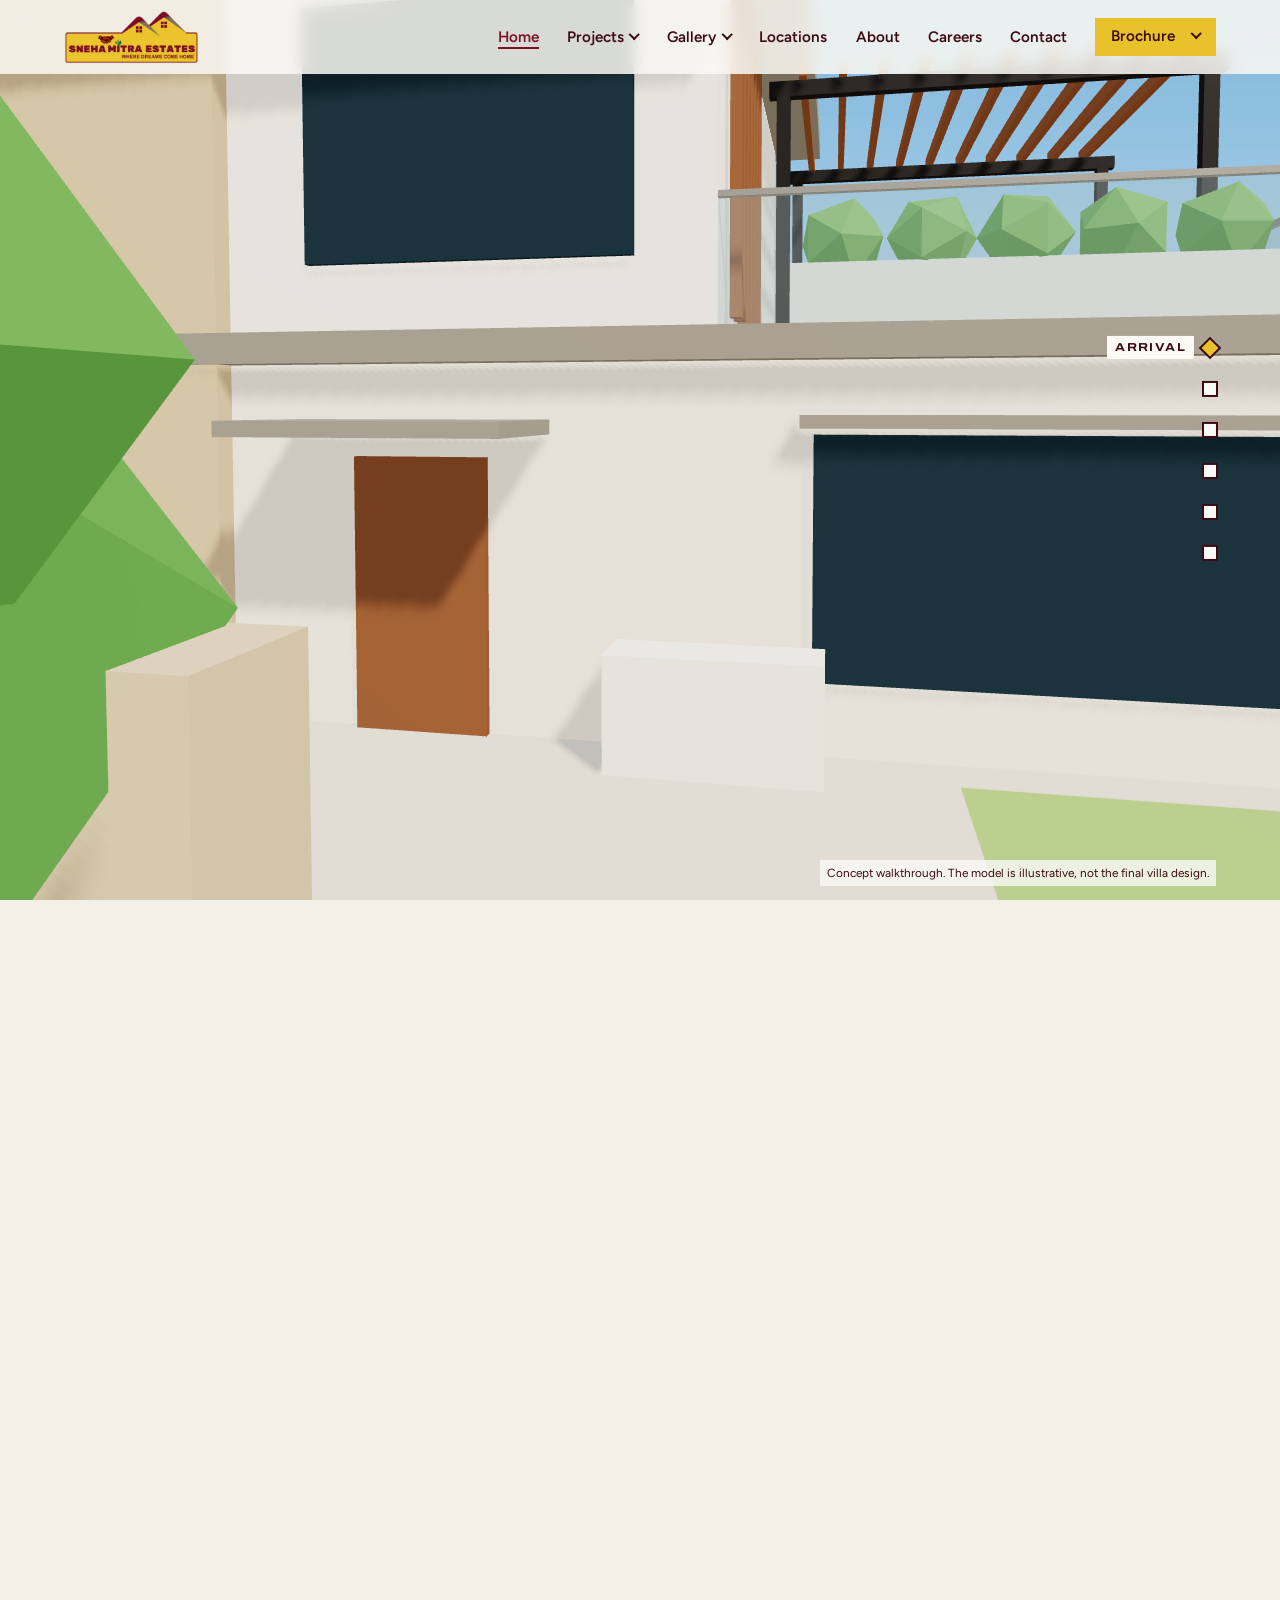
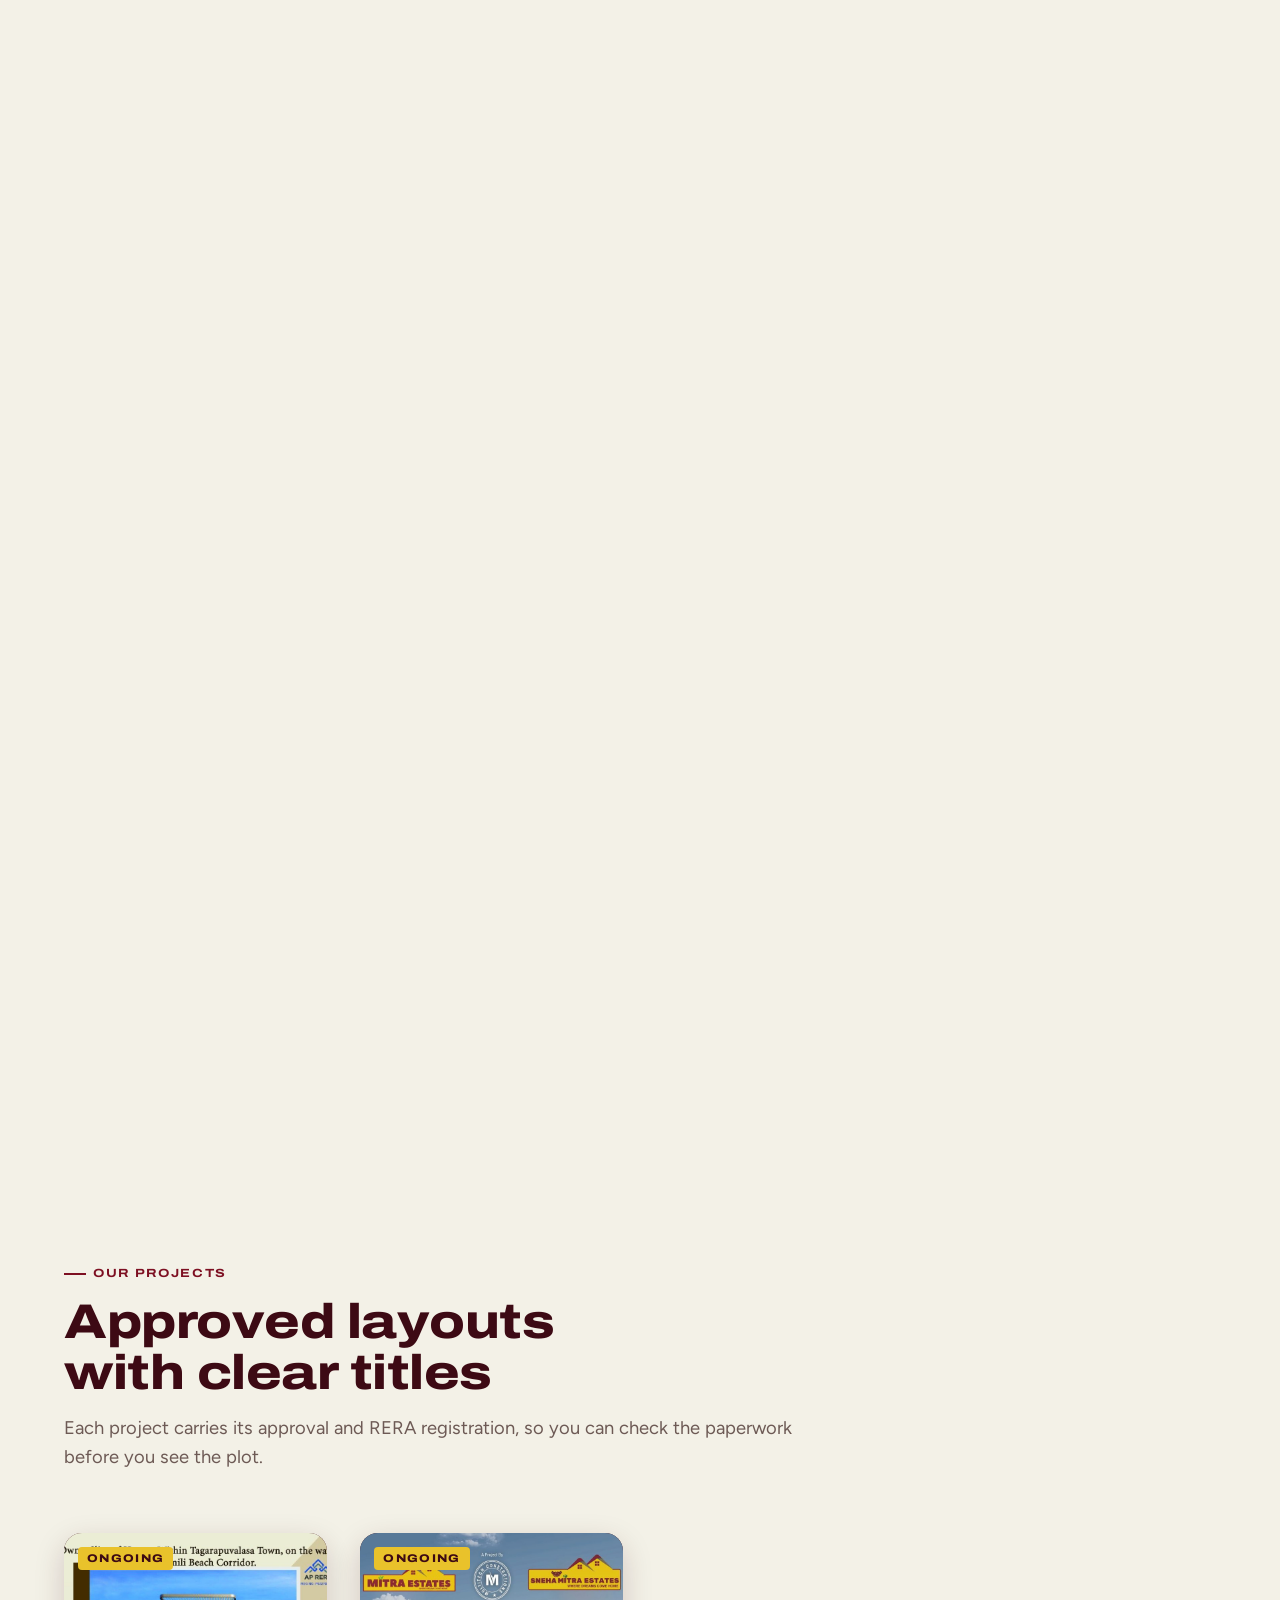
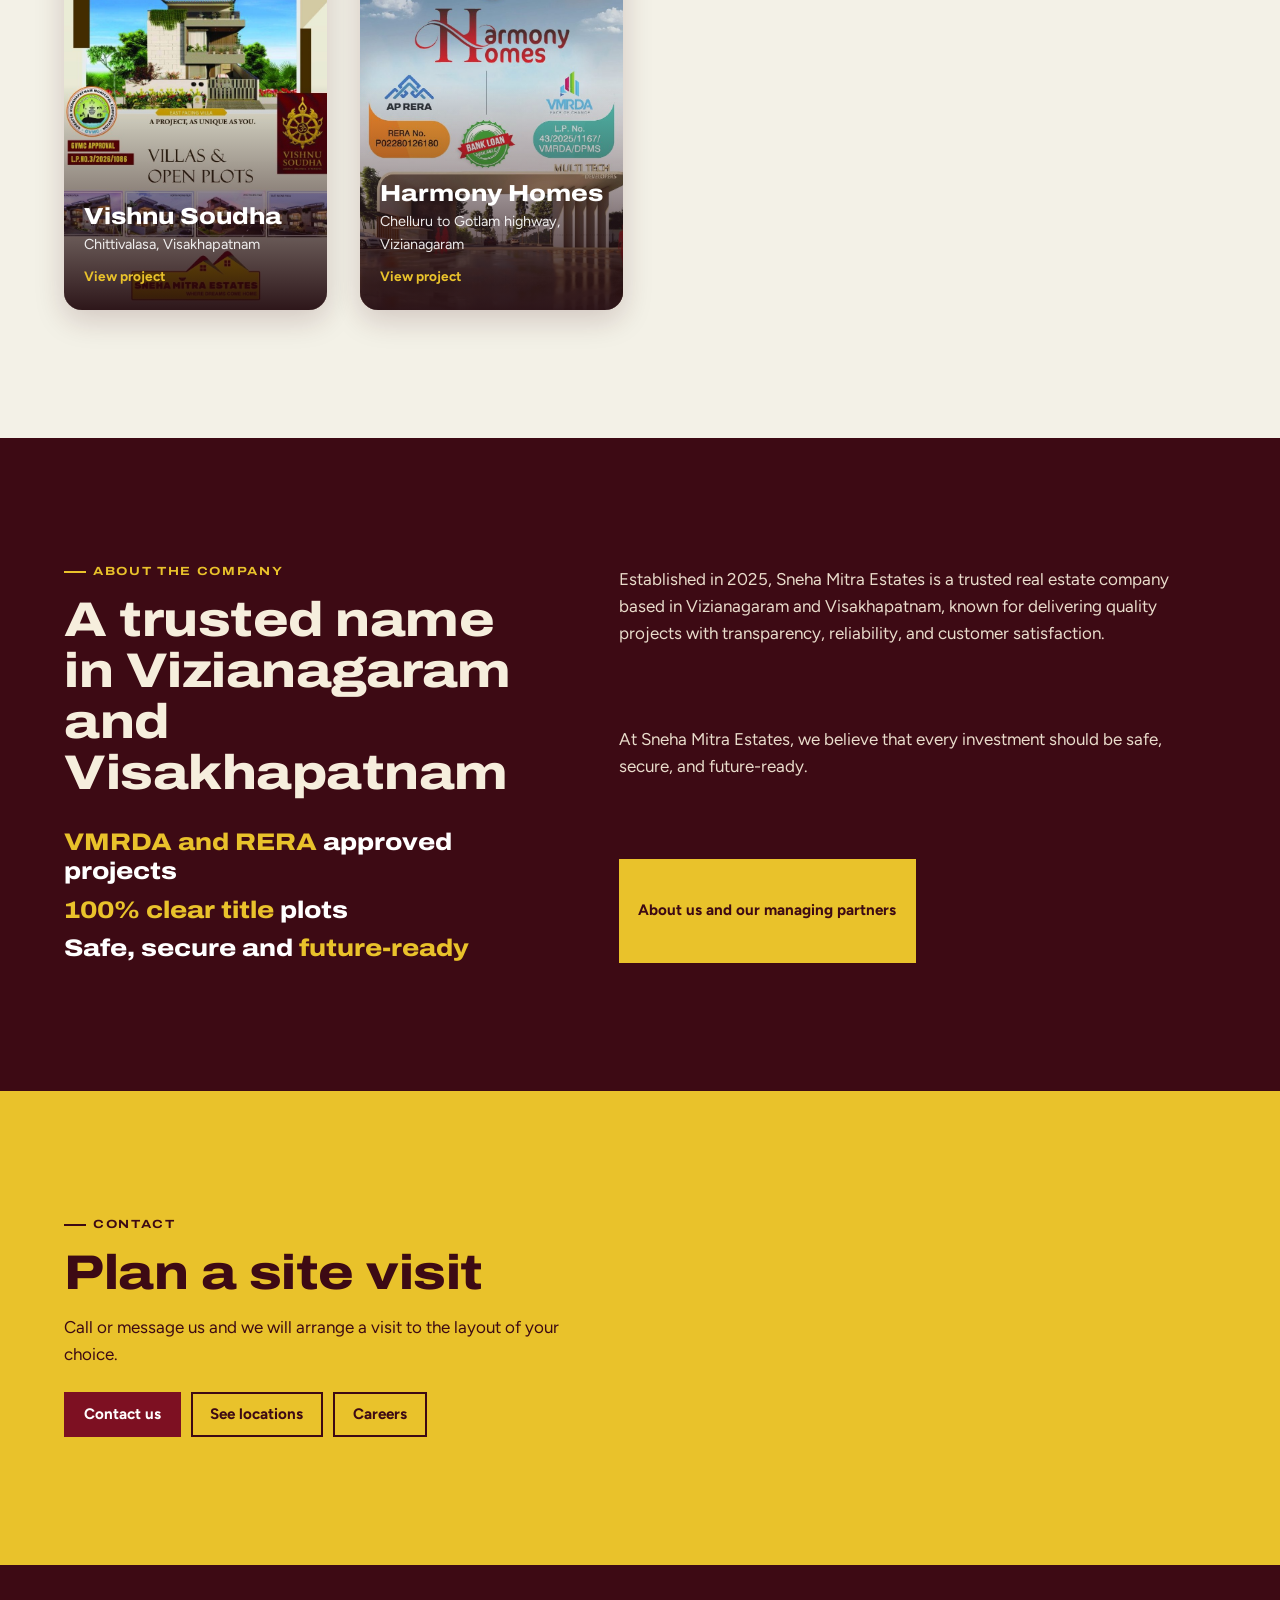
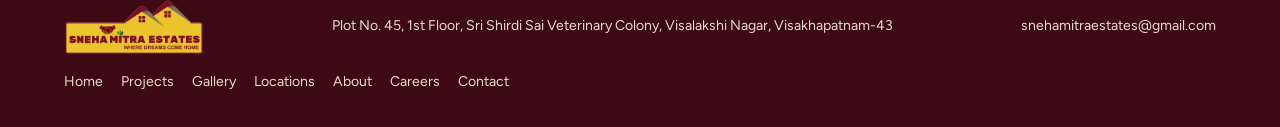
<file: index.html>
<!DOCTYPE html>
<html lang="en">
<head>
<meta charset="utf-8">
<meta name="viewport" content="width=device-width, initial-scale=1">
<title>Sneha Mitra Estates</title>
<meta name="description" content="Sneha Mitra Estates, Visakhapatnam. Approved villa and open plot projects: Vishnu Soudha and Harmony Homes.">
<link rel="icon" type="image/png" href="favicon.png">
<link rel="preconnect" href="https://fonts.googleapis.com">
<link rel="preconnect" href="https://fonts.gstatic.com" crossorigin>
<link href="https://fonts.googleapis.com/css2?family=Archivo:wdth,wght@100..125,400..900&family=Figtree:wght@400;500;600;700&display=swap" rel="stylesheet">
<link rel="stylesheet" href="site.css">
</head>
<body>

<header class="top" id="top">
  <a class="logo" href="index.html" aria-label="Sneha Mitra Estates, home"><img src="assets/logo.png" alt="Sneha Mitra Estates. Where dreams come home"></a>
  <button type="button" class="btn line menu" id="menu" aria-expanded="false" aria-controls="nav">Menu</button>
  <nav aria-label="Main" id="nav">
    <a href="index.html" aria-current="page">Home</a>
    <div class="dd"><a href="projects.html">Projects</a><div class="sub"><a href="projects.html#ongoing">Ongoing projects</a><a href="projects.html#completed">Completed projects</a><a href="projects.html#upcoming">Upcoming projects</a><a href="projects.html#all">All projects</a></div></div>
    <div class="dd"><a href="gallery.html">Gallery</a><div class="sub"><a href="gallery.html#photos">Photo Gallery</a><a href="gallery.html#videos">Video Gallery</a><a href="gallery.html#media">Media Gallery</a></div></div>
    <a href="locations.html">Locations</a>
    <a href="about.html">About</a>
    <a href="careers.html">Careers</a>
    <a href="contact.html">Contact</a>
    <div class="dd bro"><a class="btn alt" href="projects.html" aria-haspopup="true">Brochure</a><div class="sub"><a href="downloads/vishnu-soudha-brochure.pdf" download data-view="assets/vs-brochure.jpg">Vishnu Soudha brochure</a><a href="downloads/harmony-homes-brochure.pdf" download data-view="assets/hh-brochure.jpg">Harmony Homes brochure</a></div></div>
  </nav>
</header>

<main>
<section id="tour" aria-label="Villa walkthrough">
  <div class="stage">
    <canvas id="scene" aria-hidden="true"></canvas>

    <article class="panel on" data-stop="0">
      <span class="tag">Vishnu Soudha, Visakhapatnam</span>
      <h1>Where dreams come home</h1>
      <p>Walk through a villa before you visit the site. Scroll, and the camera takes you from the gate to the terrace, one room at a time.</p>
      <div class="cue"><i></i>Scroll to step inside</div>
    </article>

    <article class="panel" data-stop="1">
      <span class="tag">Living room</span>
      <h2>Morning light, the way Vaastu intends</h2>
      <p>Every villa block is planned to perfect Vaastu. Choose the facing that suits your family.</p>
      <ul><li class="pk">East facing</li><li class="pk">West facing</li><li class="pk">North facing</li><li class="pk">South facing</li></ul>
    </article>

    <article class="panel" data-stop="2">
      <span class="tag">Kitchen and dining</span>
      <h2>The services are already in the ground</h2>
      <p>What makes a kitchen work is under the road outside. The layout brings it to every plot.</p>
      <ul><li>House to house municipal tap water</li><li>Underground drainage</li><li>Underground electrification</li><li>Ample ground water</li></ul>
    </article>

    <article class="panel" data-stop="3">
      <span class="tag">Bedroom</span>
      <h2>Quiet streets, secure nights</h2>
      <p>A compound wall runs all the way round the layout. Inside it, the roads are lined with avenue plantation.</p>
      <ul><li>All-round compound wall</li><li>Avenue plantation</li><li>Grand entrance arch</li></ul>
    </article>

    <article class="panel" data-stop="4">
      <span class="tag">Terrace</span>
      <h2>Three minutes from the beach</h2>
      <p>Vishnu Soudha sits between Tagarapuvalasa and the Bheemili beach corridor, with the club house a short walk from your gate.</p>
      <ul><li>Club house with swimming pool</li><li>Outdoor gym and walking track</li><li>Indoor games</li><li>EV charging station</li></ul>
    </article>

    <article class="panel" data-stop="5">
      <span class="tag">The layout from above</span>
      <h2>Villa blocks and open plots on wide roads</h2>
      <p>A GVMC approved, AP RERA registered layout with 30 and 40 feet roads all through.</p>
      <ul><li class="pk">Exclusive villa blocks</li><li>Open plots</li></ul>
      <div><a class="btn" href="projects.html">See the projects</a></div>
    </article>

    <div class="rail" role="group" aria-label="Walkthrough stops">
      <button type="button" class="on" data-go="0"><span>Arrival</span></button>
      <button type="button" data-go="1"><span>Living</span></button>
      <button type="button" data-go="2"><span>Kitchen</span></button>
      <button type="button" data-go="3"><span>Bedroom</span></button>
      <button type="button" data-go="4"><span>Terrace</span></button>
      <button type="button" data-go="5"><span>Layout</span></button>
    </div>
    <p class="note">Concept walkthrough. The model is illustrative, not the final villa design.</p>
  </div>
</section>

<section class="band">
  <div class="wrap">
    <div class="head">
      <span class="tag">Our projects</span>
      <h2>Approved layouts with clear titles</h2>
      <p class="lede">Each project carries its approval and RERA registration, so you can check the paperwork before you see the plot.</p>
    </div>
    <div class="posters">
      <a class="poster" href="vishnu-soudha.html" data-status="ongoing">
        <span class="p-status">Ongoing</span>
        <img src="assets/vs-poster.jpg" alt="Vishnu Soudha brochure cover" loading="lazy">
        <span class="p-body"><strong>Vishnu Soudha</strong><span>Chittivalasa, Visakhapatnam</span><em>View project</em></span>
      </a>
      <a class="poster" href="harmony-homes.html" data-status="ongoing">
        <span class="p-status">Ongoing</span>
        <img src="assets/hh-poster.jpg" alt="Harmony Homes brochure cover" loading="lazy">
        <span class="p-body"><strong>Harmony Homes</strong><span>Chelluru to Gotlam highway, Vizianagaram</span><em>View project</em></span>
      </a>
    </div>
  </div>
</section>

<section class="band" id="about">
  <div class="wrap cols">
    <div>
      <div class="head" style="margin-bottom:0">
        <span class="tag">About the company</span>
        <h2>A trusted name in Vizianagaram and Visakhapatnam</h2>
      </div>
      <div class="promise">
        <p><span>VMRDA and RERA</span> approved projects</p>
        <p><span>100% clear title</span> plots</p>
        <p>Safe, secure and <span>future-ready</span></p>
      </div>
    </div>
    <div class="copy">
      <p>Established in 2025, Sneha Mitra Estates is a trusted real estate company based in Vizianagaram and Visakhapatnam, known for delivering quality projects with transparency, reliability, and customer satisfaction.</p>
      <p>At Sneha Mitra Estates, we believe that every investment should be safe, secure, and future-ready.</p>
      <div class="actions"><a class="btn alt" href="about.html">About us and our managing partners</a></div>
    </div>
  </div>
</section>

<section class="band" id="contact">
  <div class="wrap">
    <div class="head" style="margin-bottom:24px">
      <span class="tag">Contact</span>
      <h2>Plan a site visit</h2>
      <p style="max-width:48ch">Call or message us and we will arrange a visit to the layout of your choice.</p>
    </div>
    <div class="actions">
      <a class="btn" href="contact.html">Contact us</a>
      <a class="btn line" href="locations.html">See locations</a>
      <a class="btn line" href="careers.html">Careers</a>
    </div>
  </div>
</section>
</main>

<footer>
  <img src="assets/logo.png" alt="Sneha Mitra Estates">
  <span>Plot No. 45, 1st Floor, Sri Shirdi Sai Veterinary Colony, Visalakshi Nagar, Visakhapatnam-43</span>
  <span>snehamitraestates@gmail.com</span>
  <nav aria-label="Footer"><a href="index.html">Home</a><a href="projects.html">Projects</a><a href="gallery.html">Gallery</a><a href="locations.html">Locations</a><a href="about.html">About</a><a href="careers.html">Careers</a><a href="contact.html">Contact</a></nav>
</footer>

<div class="floats">
  <a class="fab wa" href="https://wa.me/919885136338" target="_blank" rel="noopener" aria-label="Chat with us on WhatsApp"><svg viewBox="0 0 24 24" fill="none" stroke="currentColor" stroke-width="2" stroke-linecap="round" stroke-linejoin="round" aria-hidden="true"><path d="M21 11.5a8.5 8.5 0 0 1-12.6 7.4L3 20.5l1.7-5.1A8.5 8.5 0 1 1 21 11.5z"/><path d="M8.5 12h.01M12 12h.01M15.5 12h.01"/></svg></a>
  <a class="fab call" href="tel:+919885136338" aria-label="Call us"><svg viewBox="0 0 24 24" fill="currentColor" aria-hidden="true"><path d="M6.6 10.8a15.1 15.1 0 0 0 6.6 6.6l2.2-2.2a1 1 0 0 1 1-.25 11.4 11.4 0 0 0 3.6.57 1 1 0 0 1 1 1V20a1 1 0 0 1-1 1A17 17 0 0 1 3 4a1 1 0 0 1 1-1h3.5a1 1 0 0 1 1 1 11.4 11.4 0 0 0 .57 3.6 1 1 0 0 1-.25 1z"/></svg></a>
  <a class="enq-tab" href="contact.html#enq">Enquire now</a>
  <button type="button" class="to-top" id="to-top" aria-label="Back to top"><svg viewBox="0 0 24 24" fill="none" stroke="currentColor" stroke-width="2.4" stroke-linecap="round" stroke-linejoin="round" aria-hidden="true"><path d="M12 19V5m0 0l-6 6m6-6l6 6"/></svg></button>
</div>

<dialog class="zoom" id="zoom" aria-label="Enlarged image">
  <div class="scroll"><img alt=""></div>
  <button type="button" class="btn alt" id="zoom-x">Close</button>
</dialog>

<script src="lib/three.min.js"></script>
<script src="lib/gsap.min.js"></script>
<script src="lib/ScrollTrigger.min.js"></script>
<script src="tour.js"></script>
<script src="site.js"></script>
</body>
</html>
</file>
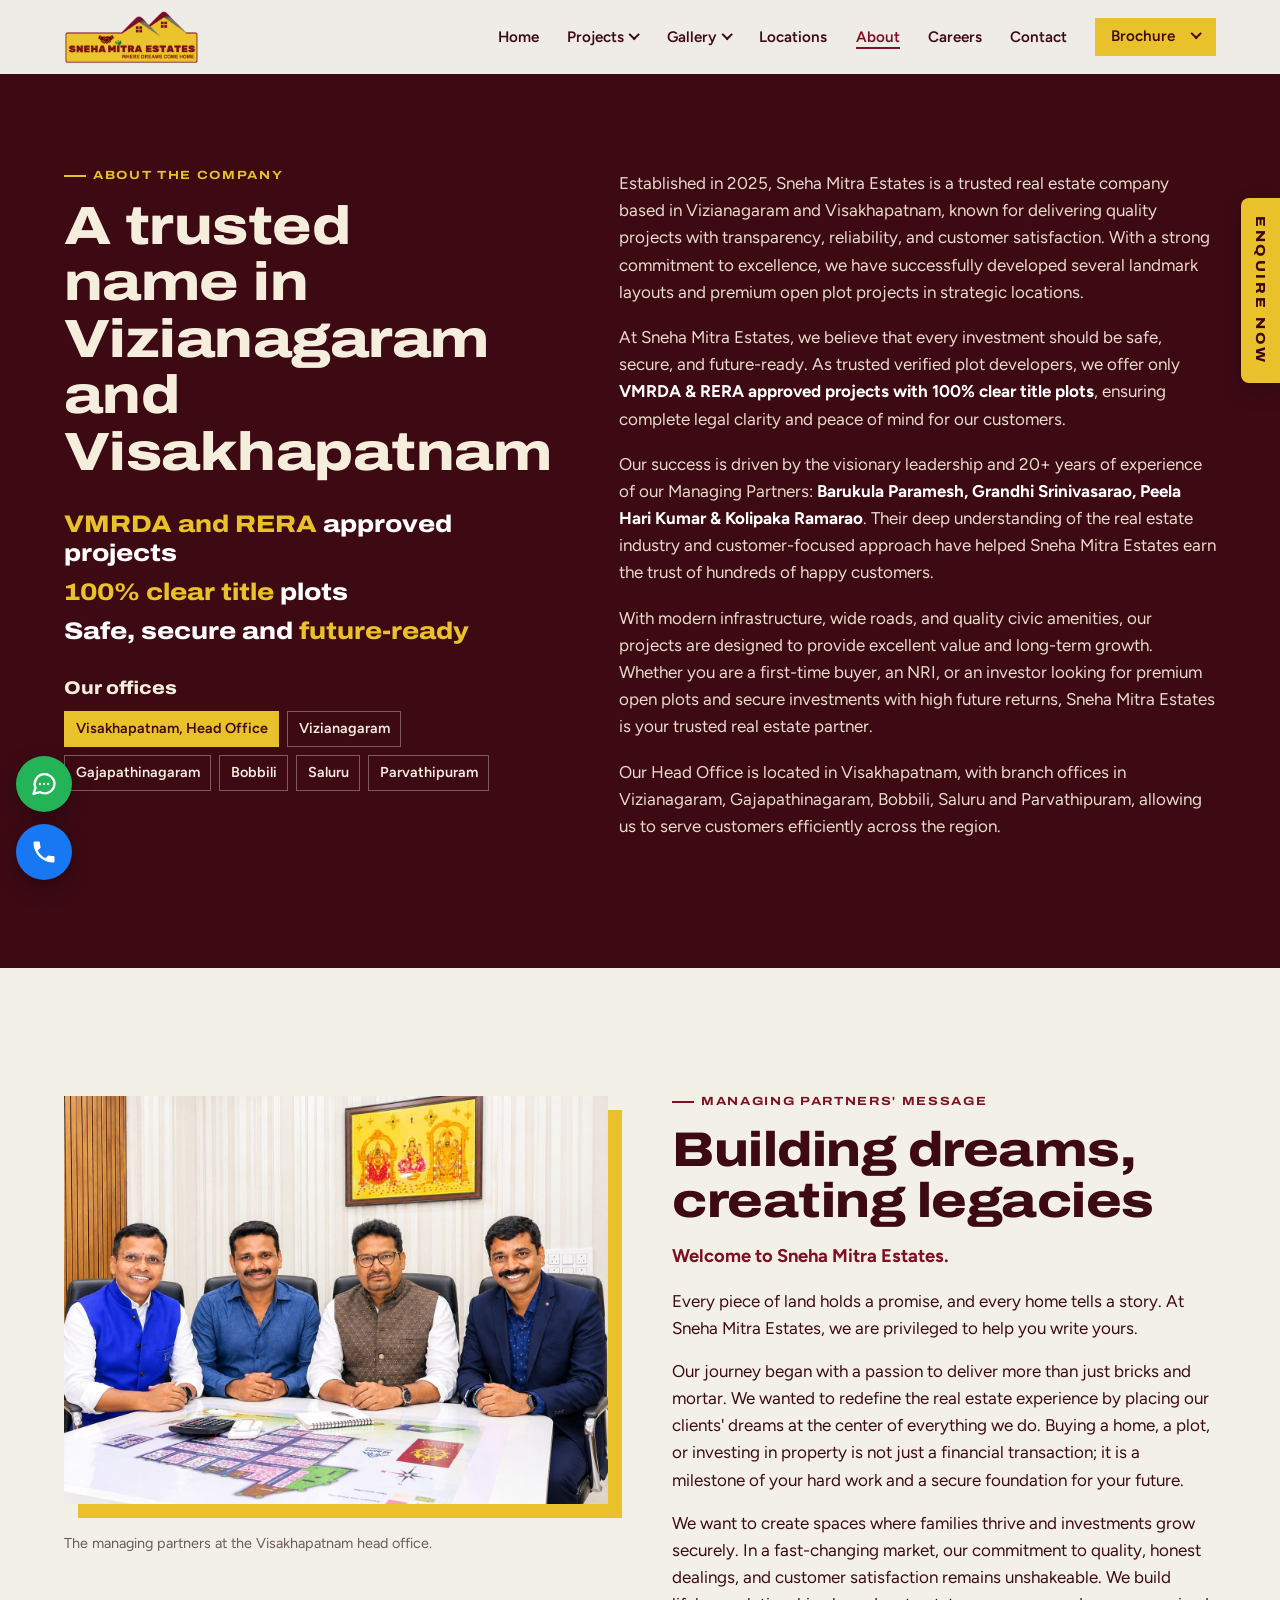
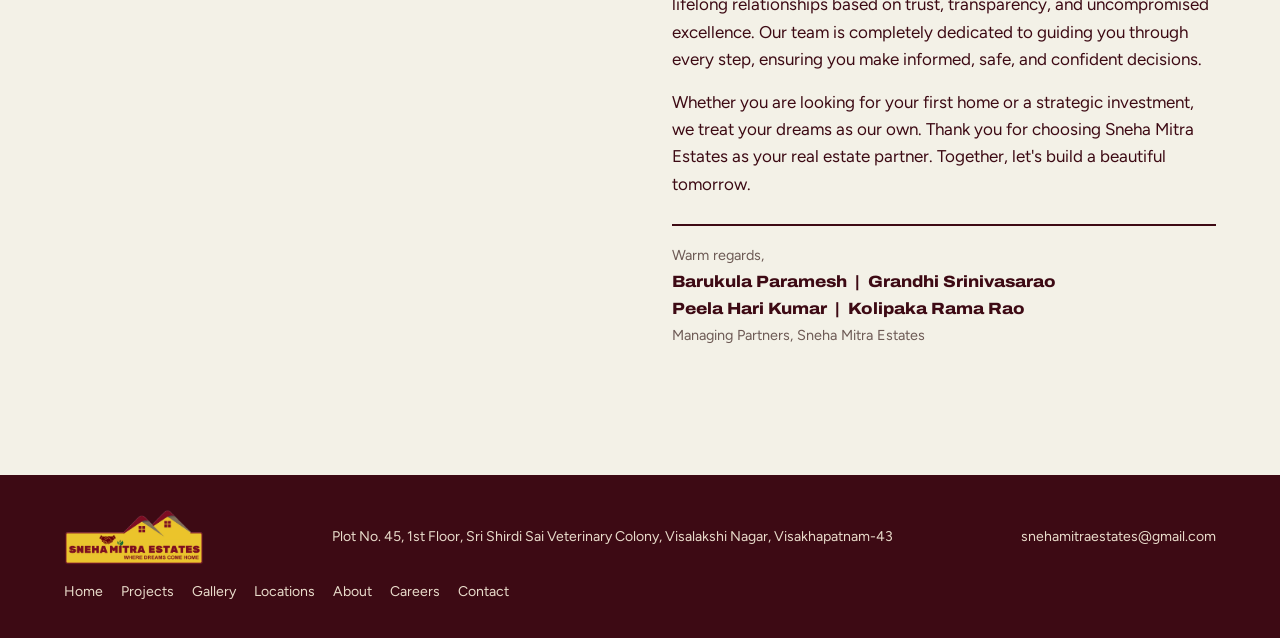
<file: about.html>
<!DOCTYPE html>
<html lang="en">
<head>
<meta charset="utf-8">
<meta name="viewport" content="width=device-width, initial-scale=1">
<title>About Sneha Mitra Estates</title>
<meta name="description" content="About Sneha Mitra Estates and a message from its managing partners.">
<link rel="icon" type="image/png" href="favicon.png">
<link rel="preconnect" href="https://fonts.googleapis.com">
<link rel="preconnect" href="https://fonts.gstatic.com" crossorigin>
<link href="https://fonts.googleapis.com/css2?family=Archivo:wdth,wght@100..125,400..900&family=Figtree:wght@400;500;600;700&display=swap" rel="stylesheet">
<link rel="stylesheet" href="site.css">
</head>
<body>

<header class="top solid" id="top">
  <a class="logo" href="index.html" aria-label="Sneha Mitra Estates, home"><img src="assets/logo.png" alt="Sneha Mitra Estates. Where dreams come home"></a>
  <button type="button" class="btn line menu" id="menu" aria-expanded="false" aria-controls="nav">Menu</button>
  <nav aria-label="Main" id="nav">
    <a href="index.html">Home</a>
    <div class="dd"><a href="projects.html">Projects</a><div class="sub"><a href="projects.html#ongoing">Ongoing projects</a><a href="projects.html#completed">Completed projects</a><a href="projects.html#upcoming">Upcoming projects</a><a href="projects.html#all">All projects</a></div></div>
    <div class="dd"><a href="gallery.html">Gallery</a><div class="sub"><a href="gallery.html#photos">Photo Gallery</a><a href="gallery.html#videos">Video Gallery</a><a href="gallery.html#media">Media Gallery</a></div></div>
    <a href="locations.html">Locations</a>
    <a href="about.html" aria-current="page">About</a>
    <a href="careers.html">Careers</a>
    <a href="contact.html">Contact</a>
    <div class="dd bro"><a class="btn alt" href="projects.html" aria-haspopup="true">Brochure</a><div class="sub"><a href="downloads/vishnu-soudha-brochure.pdf" download data-view="assets/vs-brochure.jpg">Vishnu Soudha brochure</a><a href="downloads/harmony-homes-brochure.pdf" download data-view="assets/hh-brochure.jpg">Harmony Homes brochure</a></div></div>
  </nav>
</header>

<main>
<section class="band first" id="about">
  <div class="wrap cols">
    <div>
      <div class="head" style="margin-bottom:0">
        <span class="tag">About the company</span>
        <h1>A trusted name in Vizianagaram and Visakhapatnam</h1>
      </div>
      <div class="promise">
        <p><span>VMRDA and RERA</span> approved projects</p>
        <p><span>100% clear title</span> plots</p>
        <p>Safe, secure and <span>future-ready</span></p>
      </div>
      <div class="offices">
        <h3>Our offices</h3>
        <ul>
          <li class="ho">Visakhapatnam, Head Office</li>
          <li>Vizianagaram</li><li>Gajapathinagaram</li><li>Bobbili</li><li>Saluru</li><li>Parvathipuram</li>
        </ul>
      </div>
    </div>
    <div class="copy">
      <p>Established in 2025, Sneha Mitra Estates is a trusted real estate company based in Vizianagaram and Visakhapatnam, known for delivering quality projects with transparency, reliability, and customer satisfaction. With a strong commitment to excellence, we have successfully developed several landmark layouts and premium open plot projects in strategic locations.</p>
      <p>At Sneha Mitra Estates, we believe that every investment should be safe, secure, and future-ready. As trusted verified plot developers, we offer only <strong>VMRDA &amp; RERA approved projects with 100% clear title plots</strong>, ensuring complete legal clarity and peace of mind for our customers.</p>
      <p>Our success is driven by the visionary leadership and 20+ years of experience of our Managing Partners: <strong>Barukula Paramesh, Grandhi Srinivasarao, Peela Hari Kumar &amp; Kolipaka Ramarao</strong>. Their deep understanding of the real estate industry and customer-focused approach have helped Sneha Mitra Estates earn the trust of hundreds of happy customers.</p>
      <p>With modern infrastructure, wide roads, and quality civic amenities, our projects are designed to provide excellent value and long-term growth. Whether you are a first-time buyer, an NRI, or an investor looking for premium open plots and secure investments with high future returns, Sneha Mitra Estates is your trusted real estate partner.</p>
      <p>Our Head Office is located in Visakhapatnam, with branch offices in Vizianagaram, Gajapathinagaram, Bobbili, Saluru and Parvathipuram, allowing us to serve customers efficiently across the region.</p>
    </div>
  </div>
</section>

<section class="band" id="partners">
  <div class="wrap cols">
    <figure class="rv">
      <img src="assets/partners.jpg" alt="The four managing partners of Sneha Mitra Estates seated at the office table with the Vishnu Soudha layout plan" loading="lazy">
      <figcaption>The managing partners at the Visakhapatnam head office.</figcaption>
    </figure>
    <div class="letter">
      <span class="tag">Managing partners' message</span>
      <h2>Building dreams, creating legacies</h2>
      <p class="open">Welcome to Sneha Mitra Estates.</p>
      <p>Every piece of land holds a promise, and every home tells a story. At Sneha Mitra Estates, we are privileged to help you write yours.</p>
      <p>Our journey began with a passion to deliver more than just bricks and mortar. We wanted to redefine the real estate experience by placing our clients' dreams at the center of everything we do. Buying a home, a plot, or investing in property is not just a financial transaction; it is a milestone of your hard work and a secure foundation for your future.</p>
      <p>We want to create spaces where families thrive and investments grow securely. In a fast-changing market, our commitment to quality, honest dealings, and customer satisfaction remains unshakeable. We build lifelong relationships based on trust, transparency, and uncompromised excellence. Our team is completely dedicated to guiding you through every step, ensuring you make informed, safe, and confident decisions.</p>
      <p>Whether you are looking for your first home or a strategic investment, we treat your dreams as our own. Thank you for choosing Sneha Mitra Estates as your real estate partner. Together, let's build a beautiful tomorrow.</p>
      <div class="sign">
        <span>Warm regards,</span>
        <b>Barukula Paramesh &nbsp;|&nbsp; Grandhi Srinivasarao</b>
        <b>Peela Hari Kumar &nbsp;|&nbsp; Kolipaka Rama Rao</b>
        <span>Managing Partners, Sneha Mitra Estates</span>
      </div>
    </div>
  </div>
</section>
</main>

<footer>
  <img src="assets/logo.png" alt="Sneha Mitra Estates">
  <span>Plot No. 45, 1st Floor, Sri Shirdi Sai Veterinary Colony, Visalakshi Nagar, Visakhapatnam-43</span>
  <span>snehamitraestates@gmail.com</span>
  <nav aria-label="Footer"><a href="index.html">Home</a><a href="projects.html">Projects</a><a href="gallery.html">Gallery</a><a href="locations.html">Locations</a><a href="about.html">About</a><a href="careers.html">Careers</a><a href="contact.html">Contact</a></nav>
</footer>

<div class="floats">
  <a class="fab wa" href="https://wa.me/919885136338" target="_blank" rel="noopener" aria-label="Chat with us on WhatsApp"><svg viewBox="0 0 24 24" fill="none" stroke="currentColor" stroke-width="2" stroke-linecap="round" stroke-linejoin="round" aria-hidden="true"><path d="M21 11.5a8.5 8.5 0 0 1-12.6 7.4L3 20.5l1.7-5.1A8.5 8.5 0 1 1 21 11.5z"/><path d="M8.5 12h.01M12 12h.01M15.5 12h.01"/></svg></a>
  <a class="fab call" href="tel:+919885136338" aria-label="Call us"><svg viewBox="0 0 24 24" fill="currentColor" aria-hidden="true"><path d="M6.6 10.8a15.1 15.1 0 0 0 6.6 6.6l2.2-2.2a1 1 0 0 1 1-.25 11.4 11.4 0 0 0 3.6.57 1 1 0 0 1 1 1V20a1 1 0 0 1-1 1A17 17 0 0 1 3 4a1 1 0 0 1 1-1h3.5a1 1 0 0 1 1 1 11.4 11.4 0 0 0 .57 3.6 1 1 0 0 1-.25 1z"/></svg></a>
  <a class="enq-tab" href="contact.html#enq">Enquire now</a>
  <button type="button" class="to-top" id="to-top" aria-label="Back to top"><svg viewBox="0 0 24 24" fill="none" stroke="currentColor" stroke-width="2.4" stroke-linecap="round" stroke-linejoin="round" aria-hidden="true"><path d="M12 19V5m0 0l-6 6m6-6l6 6"/></svg></button>
</div>

<dialog class="zoom" id="zoom" aria-label="Enlarged image">
  <div class="scroll"><img alt=""></div>
  <button type="button" class="btn alt" id="zoom-x">Close</button>
</dialog>

<script src="site.js"></script>
</body>
</html>
</file>
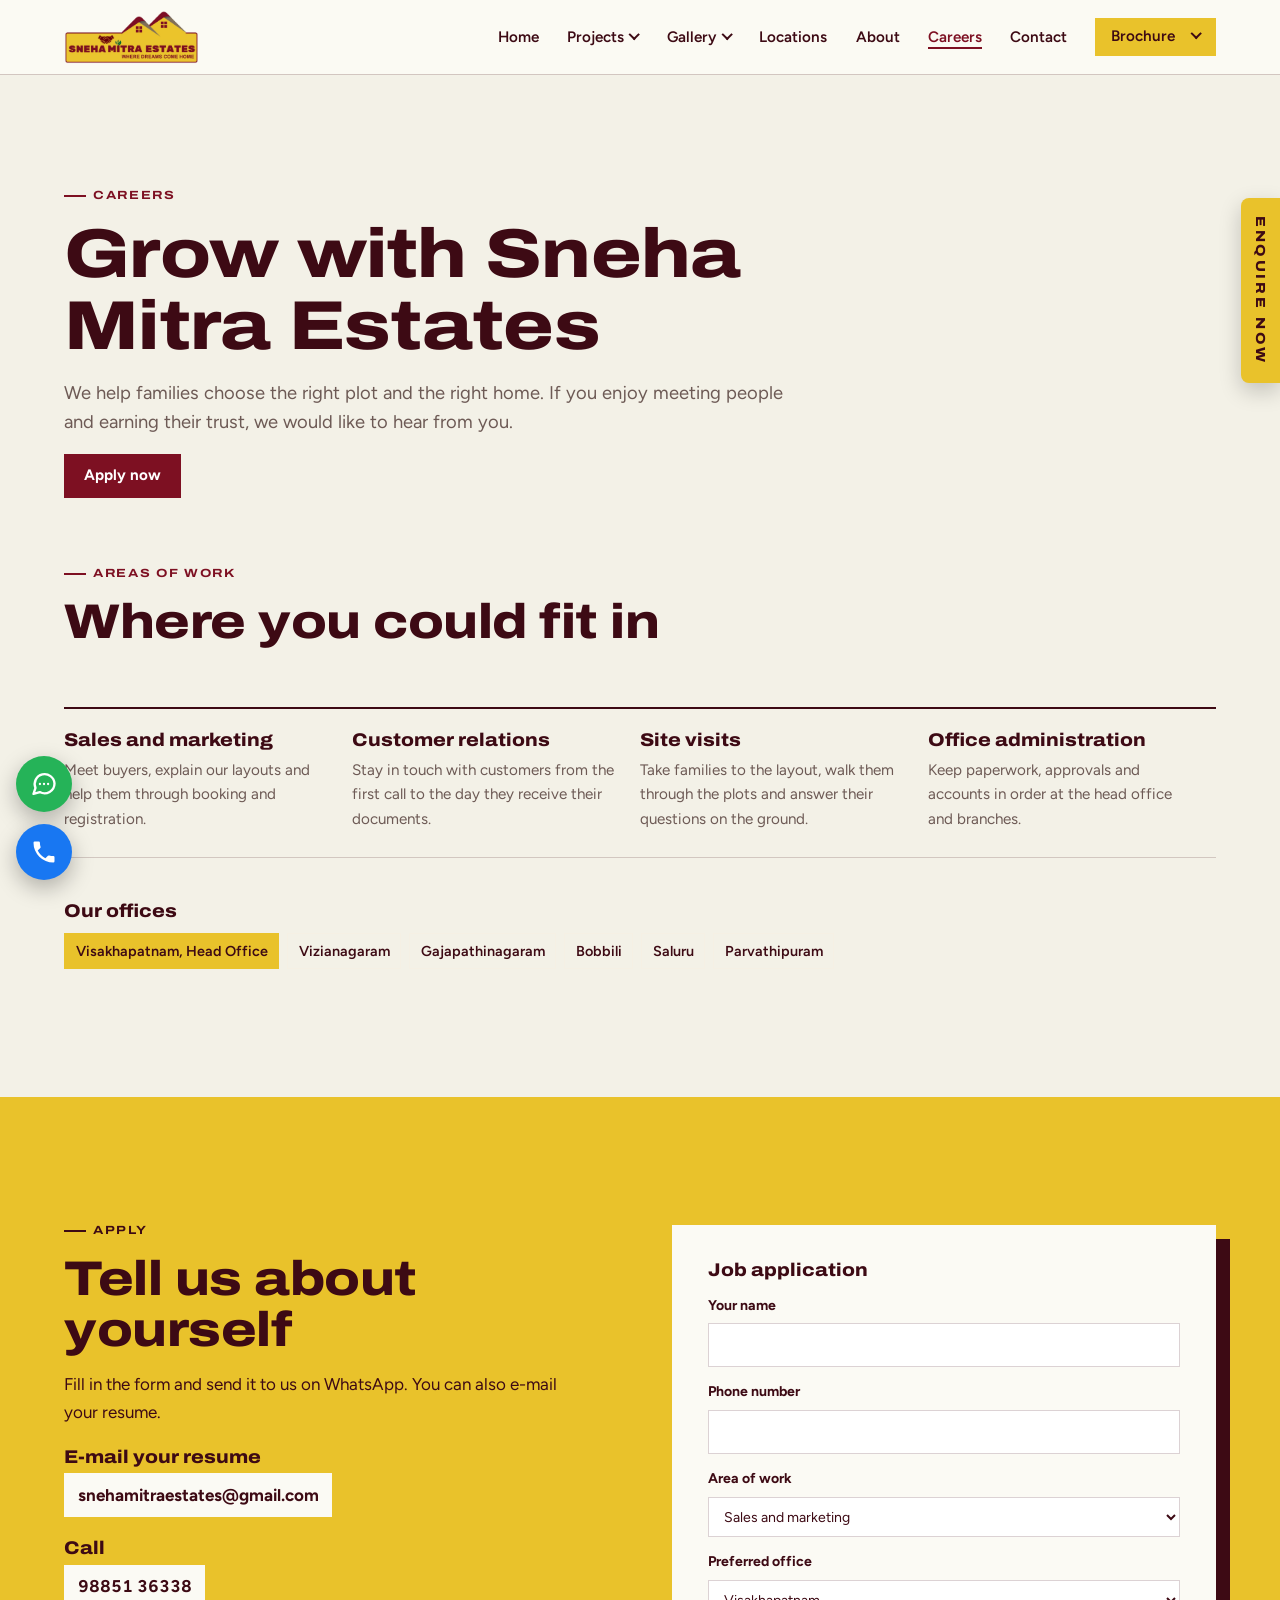
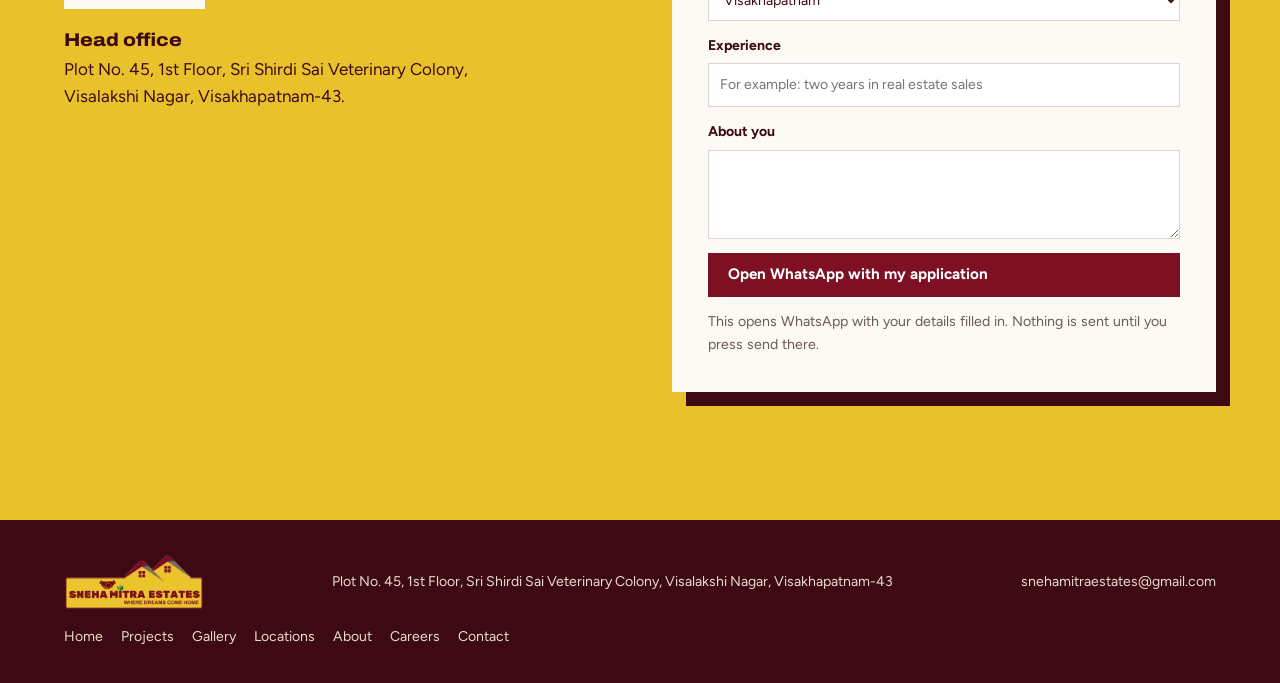
<file: careers.html>
<!DOCTYPE html>
<html lang="en">
<head>
<meta charset="utf-8">
<meta name="viewport" content="width=device-width, initial-scale=1">
<title>Careers at Sneha Mitra Estates</title>
<meta name="description" content="Work with Sneha Mitra Estates in Visakhapatnam, Vizianagaram and our branch offices.">
<link rel="icon" type="image/png" href="favicon.png">
<link rel="preconnect" href="https://fonts.googleapis.com">
<link rel="preconnect" href="https://fonts.gstatic.com" crossorigin>
<link href="https://fonts.googleapis.com/css2?family=Archivo:wdth,wght@100..125,400..900&family=Figtree:wght@400;500;600;700&display=swap" rel="stylesheet">
<link rel="stylesheet" href="site.css">
</head>
<body>

<header class="top solid" id="top">
  <a class="logo" href="index.html" aria-label="Sneha Mitra Estates, home"><img src="assets/logo.png" alt="Sneha Mitra Estates. Where dreams come home"></a>
  <button type="button" class="btn line menu" id="menu" aria-expanded="false" aria-controls="nav">Menu</button>
  <nav aria-label="Main" id="nav">
    <a href="index.html">Home</a>
    <div class="dd"><a href="projects.html">Projects</a><div class="sub"><a href="projects.html#ongoing">Ongoing projects</a><a href="projects.html#completed">Completed projects</a><a href="projects.html#upcoming">Upcoming projects</a><a href="projects.html#all">All projects</a></div></div>
    <div class="dd"><a href="gallery.html">Gallery</a><div class="sub"><a href="gallery.html#photos">Photo Gallery</a><a href="gallery.html#videos">Video Gallery</a><a href="gallery.html#media">Media Gallery</a></div></div>
    <a href="locations.html">Locations</a>
    <a href="about.html">About</a>
    <a href="careers.html" aria-current="page">Careers</a>
    <a href="contact.html">Contact</a>
    <div class="dd bro"><a class="btn alt" href="projects.html" aria-haspopup="true">Brochure</a><div class="sub"><a href="downloads/vishnu-soudha-brochure.pdf" download data-view="assets/vs-brochure.jpg">Vishnu Soudha brochure</a><a href="downloads/harmony-homes-brochure.pdf" download data-view="assets/hh-brochure.jpg">Harmony Homes brochure</a></div></div>
  </nav>
</header>

<main>
<section class="page-head">
  <div class="wrap">
    <div class="head">
      <span class="tag">Careers</span>
      <h1>Grow with Sneha Mitra Estates</h1>
      <p class="lede">We help families choose the right plot and the right home. If you enjoy meeting people and earning their trust, we would like to hear from you.</p>
      <div><a class="btn" href="#apply">Apply now</a></div>
    </div>
  </div>
</section>

<section class="band" style="padding-top:0">
  <div class="wrap">
    <div class="head">
      <span class="tag">Areas of work</span>
      <h2>Where you could fit in</h2>
    </div>
    <div class="work">
      <div><h3>Sales and marketing</h3><p>Meet buyers, explain our layouts and help them through booking and registration.</p></div>
      <div><h3>Customer relations</h3><p>Stay in touch with customers from the first call to the day they receive their documents.</p></div>
      <div><h3>Site visits</h3><p>Take families to the layout, walk them through the plots and answer their questions on the ground.</p></div>
      <div><h3>Office administration</h3><p>Keep paperwork, approvals and accounts in order at the head office and branches.</p></div>
    </div>
    <div class="offices" style="margin-top:44px">
      <h3>Our offices</h3>
      <ul>
        <li class="ho">Visakhapatnam, Head Office</li>
        <li>Vizianagaram</li><li>Gajapathinagaram</li><li>Bobbili</li><li>Saluru</li><li>Parvathipuram</li>
      </ul>
    </div>
  </div>
</section>

<section class="band" id="apply">
  <div class="wrap cols">
    <div class="reach">
      <div class="head" style="margin-bottom:0">
        <span class="tag">Apply</span>
        <h2>Tell us about yourself</h2>
        <p style="max-width:48ch">Fill in the form and send it to us on WhatsApp. You can also e-mail your resume.</p>
      </div>
      <div>
        <h3>E-mail your resume</h3>
        <ul class="nums"><li><a href="mailto:snehamitraestates@gmail.com?subject=Job%20application">snehamitraestates@gmail.com</a></li></ul>
      </div>
      <div>
        <h3>Call</h3>
        <ul class="nums"><li><a href="tel:+919885136338">98851 36338</a></li></ul>
      </div>
      <div>
        <h3>Head office</h3>
        <p>Plot No. 45, 1st Floor, Sri Shirdi Sai Veterinary Colony,<br>Visalakshi Nagar, Visakhapatnam-43.</p>
      </div>
    </div>

    <form class="enq" id="job" novalidate>
      <h3>Job application</h3>
      <label for="j-name">Your name<input id="j-name" name="name" autocomplete="name" required></label>
      <label for="j-phone">Phone number<input id="j-phone" name="phone" type="tel" autocomplete="tel" inputmode="tel"></label>
      <label for="j-area">Area of work
        <select id="j-area" name="area">
          <option>Sales and marketing</option>
          <option>Customer relations</option>
          <option>Site visits</option>
          <option>Office administration</option>
        </select>
      </label>
      <label for="j-office">Preferred office
        <select id="j-office" name="office">
          <option>Visakhapatnam</option>
          <option>Vizianagaram</option>
          <option>Gajapathinagaram</option>
          <option>Bobbili</option>
          <option>Saluru</option>
          <option>Parvathipuram</option>
        </select>
      </label>
      <label for="j-exp">Experience<input id="j-exp" name="exp" placeholder="For example: two years in real estate sales"></label>
      <label for="j-msg">About you<textarea id="j-msg" name="msg" rows="3"></textarea></label>
      <a class="btn" id="j-send" href="https://wa.me/919885136338" target="_blank" rel="noopener">Open WhatsApp with my application</a>
      <small>This opens WhatsApp with your details filled in. Nothing is sent until you press send there.</small>
    </form>
  </div>
</section>

</main>

<footer>
  <img src="assets/logo.png" alt="Sneha Mitra Estates">
  <span>Plot No. 45, 1st Floor, Sri Shirdi Sai Veterinary Colony, Visalakshi Nagar, Visakhapatnam-43</span>
  <span>snehamitraestates@gmail.com</span>
  <nav aria-label="Footer"><a href="index.html">Home</a><a href="projects.html">Projects</a><a href="gallery.html">Gallery</a><a href="locations.html">Locations</a><a href="about.html">About</a><a href="careers.html">Careers</a><a href="contact.html">Contact</a></nav>
</footer>

<div class="floats">
  <a class="fab wa" href="https://wa.me/919885136338" target="_blank" rel="noopener" aria-label="Chat with us on WhatsApp"><svg viewBox="0 0 24 24" fill="none" stroke="currentColor" stroke-width="2" stroke-linecap="round" stroke-linejoin="round" aria-hidden="true"><path d="M21 11.5a8.5 8.5 0 0 1-12.6 7.4L3 20.5l1.7-5.1A8.5 8.5 0 1 1 21 11.5z"/><path d="M8.5 12h.01M12 12h.01M15.5 12h.01"/></svg></a>
  <a class="fab call" href="tel:+919885136338" aria-label="Call us"><svg viewBox="0 0 24 24" fill="currentColor" aria-hidden="true"><path d="M6.6 10.8a15.1 15.1 0 0 0 6.6 6.6l2.2-2.2a1 1 0 0 1 1-.25 11.4 11.4 0 0 0 3.6.57 1 1 0 0 1 1 1V20a1 1 0 0 1-1 1A17 17 0 0 1 3 4a1 1 0 0 1 1-1h3.5a1 1 0 0 1 1 1 11.4 11.4 0 0 0 .57 3.6 1 1 0 0 1-.25 1z"/></svg></a>
  <a class="enq-tab" href="contact.html#enq">Enquire now</a>
  <button type="button" class="to-top" id="to-top" aria-label="Back to top"><svg viewBox="0 0 24 24" fill="none" stroke="currentColor" stroke-width="2.4" stroke-linecap="round" stroke-linejoin="round" aria-hidden="true"><path d="M12 19V5m0 0l-6 6m6-6l6 6"/></svg></button>
</div>

<dialog class="zoom" id="zoom" aria-label="Enlarged image">
  <div class="scroll"><img alt=""></div>
  <button type="button" class="btn alt" id="zoom-x">Close</button>
</dialog>

<script src="site.js"></script>
</body>
</html>
</file>
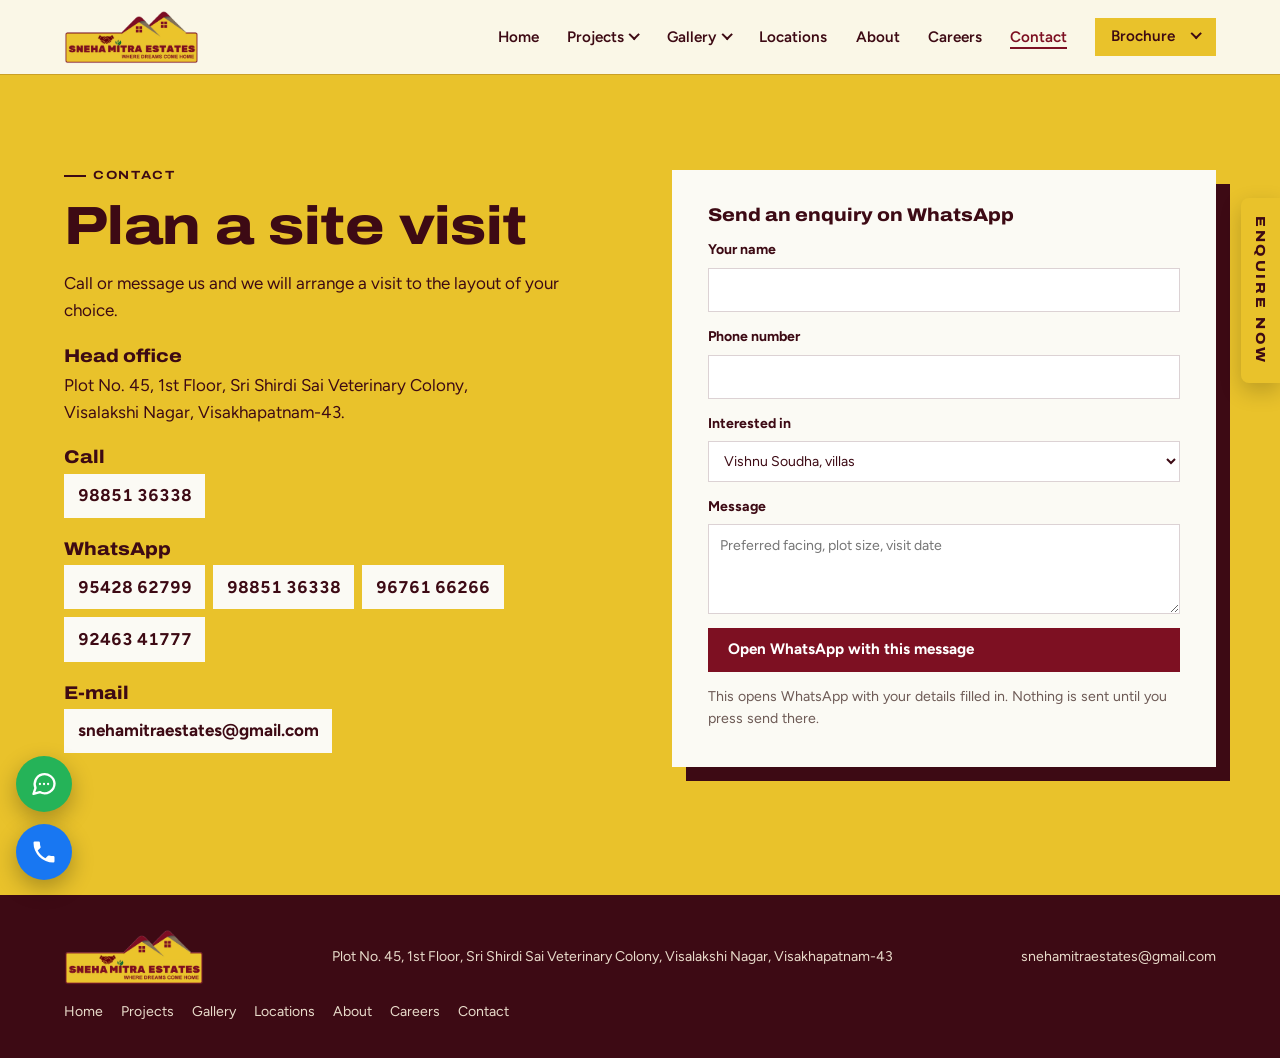
<file: contact.html>
<!DOCTYPE html>
<html lang="en">
<head>
<meta charset="utf-8">
<meta name="viewport" content="width=device-width, initial-scale=1">
<title>Contact Sneha Mitra Estates</title>
<meta name="description" content="Address, phone, WhatsApp numbers and e-mail of Sneha Mitra Estates, Visakhapatnam.">
<link rel="icon" type="image/png" href="favicon.png">
<link rel="preconnect" href="https://fonts.googleapis.com">
<link rel="preconnect" href="https://fonts.gstatic.com" crossorigin>
<link href="https://fonts.googleapis.com/css2?family=Archivo:wdth,wght@100..125,400..900&family=Figtree:wght@400;500;600;700&display=swap" rel="stylesheet">
<link rel="stylesheet" href="site.css">
</head>
<body>

<header class="top solid" id="top">
  <a class="logo" href="index.html" aria-label="Sneha Mitra Estates, home"><img src="assets/logo.png" alt="Sneha Mitra Estates. Where dreams come home"></a>
  <button type="button" class="btn line menu" id="menu" aria-expanded="false" aria-controls="nav">Menu</button>
  <nav aria-label="Main" id="nav">
    <a href="index.html">Home</a>
    <div class="dd"><a href="projects.html">Projects</a><div class="sub"><a href="projects.html#ongoing">Ongoing projects</a><a href="projects.html#completed">Completed projects</a><a href="projects.html#upcoming">Upcoming projects</a><a href="projects.html#all">All projects</a></div></div>
    <div class="dd"><a href="gallery.html">Gallery</a><div class="sub"><a href="gallery.html#photos">Photo Gallery</a><a href="gallery.html#videos">Video Gallery</a><a href="gallery.html#media">Media Gallery</a></div></div>
    <a href="locations.html">Locations</a>
    <a href="about.html">About</a>
    <a href="careers.html">Careers</a>
    <a href="contact.html" aria-current="page">Contact</a>
    <div class="dd bro"><a class="btn alt" href="projects.html" aria-haspopup="true">Brochure</a><div class="sub"><a href="downloads/vishnu-soudha-brochure.pdf" download data-view="assets/vs-brochure.jpg">Vishnu Soudha brochure</a><a href="downloads/harmony-homes-brochure.pdf" download data-view="assets/hh-brochure.jpg">Harmony Homes brochure</a></div></div>
  </nav>
</header>

<main>
<section class="band first" id="contact">
  <div class="wrap cols">
    <div class="reach">
      <div class="head" style="margin-bottom:0">
        <span class="tag">Contact</span>
        <h1>Plan a site visit</h1>
        <p style="max-width:48ch">Call or message us and we will arrange a visit to the layout of your choice.</p>
      </div>
      <div>
        <h3>Head office</h3>
        <p>Plot No. 45, 1st Floor, Sri Shirdi Sai Veterinary Colony,<br>Visalakshi Nagar, Visakhapatnam-43.</p>
      </div>
      <div>
        <h3>Call</h3>
        <ul class="nums"><li><a href="tel:+919885136338">98851 36338</a></li></ul>
      </div>
      <div>
        <h3>WhatsApp</h3>
        <ul class="nums">
          <li><a href="https://wa.me/919542862799" target="_blank" rel="noopener">95428 62799</a></li>
          <li><a href="https://wa.me/919885136338" target="_blank" rel="noopener">98851 36338</a></li>
          <li><a href="https://wa.me/919676166266" target="_blank" rel="noopener">96761 66266</a></li>
          <li><a href="https://wa.me/919246341777" target="_blank" rel="noopener">92463 41777</a></li>
        </ul>
      </div>
      <div>
        <h3>E-mail</h3>
        <ul class="nums"><li><a href="mailto:snehamitraestates@gmail.com">snehamitraestates@gmail.com</a></li></ul>
      </div>
    </div>

    <form class="enq" id="enq" novalidate>
      <h3>Send an enquiry on WhatsApp</h3>
      <label for="f-name">Your name<input id="f-name" name="name" autocomplete="name" required></label>
      <label for="f-phone">Phone number<input id="f-phone" name="phone" type="tel" autocomplete="tel" inputmode="tel"></label>
      <label for="f-proj">Interested in
        <select id="f-proj" name="project">
          <option>Vishnu Soudha, villas</option>
          <option>Vishnu Soudha, open plots</option>
          <option>Harmony Homes, plots</option>
          <option>Other projects</option>
        </select>
      </label>
      <label for="f-msg">Message<textarea id="f-msg" name="msg" rows="3" placeholder="Preferred facing, plot size, visit date"></textarea></label>
      <a class="btn" id="f-send" href="https://wa.me/919885136338" target="_blank" rel="noopener">Open WhatsApp with this message</a>
      <small>This opens WhatsApp with your details filled in. Nothing is sent until you press send there.</small>
    </form>
  </div>
</section>
</main>

<footer>
  <img src="assets/logo.png" alt="Sneha Mitra Estates">
  <span>Plot No. 45, 1st Floor, Sri Shirdi Sai Veterinary Colony, Visalakshi Nagar, Visakhapatnam-43</span>
  <span>snehamitraestates@gmail.com</span>
  <nav aria-label="Footer"><a href="index.html">Home</a><a href="projects.html">Projects</a><a href="gallery.html">Gallery</a><a href="locations.html">Locations</a><a href="about.html">About</a><a href="careers.html">Careers</a><a href="contact.html">Contact</a></nav>
</footer>

<div class="floats">
  <a class="fab wa" href="https://wa.me/919885136338" target="_blank" rel="noopener" aria-label="Chat with us on WhatsApp"><svg viewBox="0 0 24 24" fill="none" stroke="currentColor" stroke-width="2" stroke-linecap="round" stroke-linejoin="round" aria-hidden="true"><path d="M21 11.5a8.5 8.5 0 0 1-12.6 7.4L3 20.5l1.7-5.1A8.5 8.5 0 1 1 21 11.5z"/><path d="M8.5 12h.01M12 12h.01M15.5 12h.01"/></svg></a>
  <a class="fab call" href="tel:+919885136338" aria-label="Call us"><svg viewBox="0 0 24 24" fill="currentColor" aria-hidden="true"><path d="M6.6 10.8a15.1 15.1 0 0 0 6.6 6.6l2.2-2.2a1 1 0 0 1 1-.25 11.4 11.4 0 0 0 3.6.57 1 1 0 0 1 1 1V20a1 1 0 0 1-1 1A17 17 0 0 1 3 4a1 1 0 0 1 1-1h3.5a1 1 0 0 1 1 1 11.4 11.4 0 0 0 .57 3.6 1 1 0 0 1-.25 1z"/></svg></a>
  <a class="enq-tab" href="contact.html#enq">Enquire now</a>
  <button type="button" class="to-top" id="to-top" aria-label="Back to top"><svg viewBox="0 0 24 24" fill="none" stroke="currentColor" stroke-width="2.4" stroke-linecap="round" stroke-linejoin="round" aria-hidden="true"><path d="M12 19V5m0 0l-6 6m6-6l6 6"/></svg></button>
</div>

<dialog class="zoom" id="zoom" aria-label="Enlarged image">
  <div class="scroll"><img alt=""></div>
  <button type="button" class="btn alt" id="zoom-x">Close</button>
</dialog>

<script src="site.js"></script>
</body>
</html>
</file>
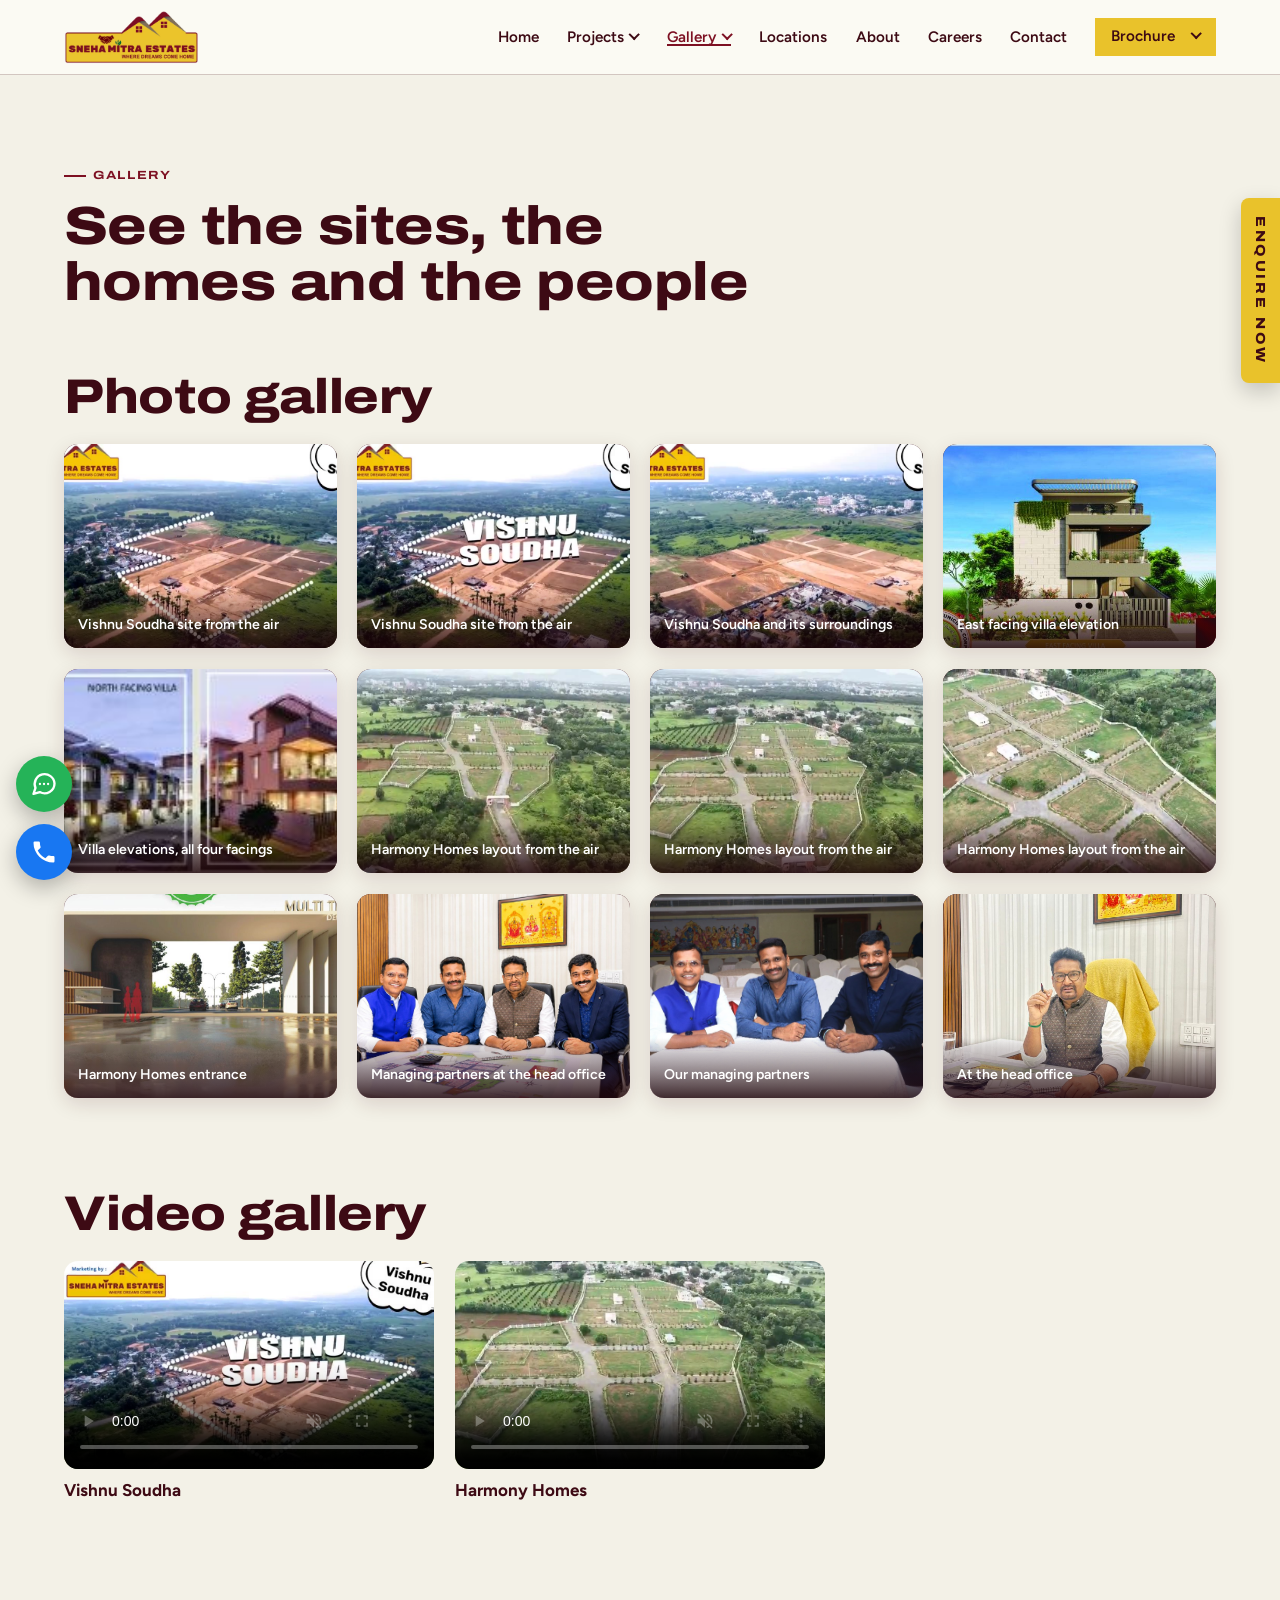
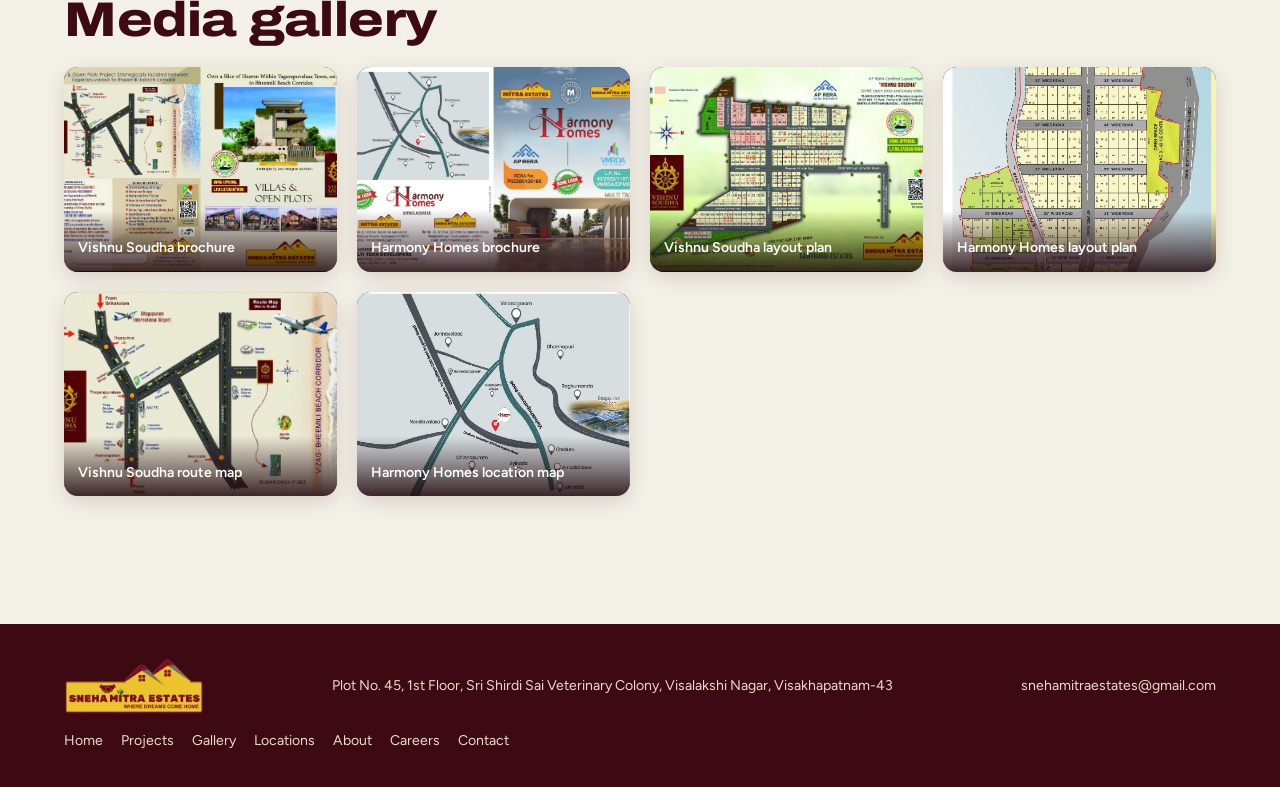
<file: gallery.html>
<!DOCTYPE html>
<html lang="en">
<head>
<meta charset="utf-8">
<meta name="viewport" content="width=device-width, initial-scale=1">
<title>Gallery of Sneha Mitra Estates</title>
<meta name="description" content="Photos, videos, brochures and layout plans of Sneha Mitra Estates projects.">
<link rel="icon" type="image/png" href="favicon.png">
<link rel="preconnect" href="https://fonts.googleapis.com">
<link rel="preconnect" href="https://fonts.gstatic.com" crossorigin>
<link href="https://fonts.googleapis.com/css2?family=Archivo:wdth,wght@100..125,400..900&family=Figtree:wght@400;500;600;700&display=swap" rel="stylesheet">
<link rel="stylesheet" href="site.css">
</head>
<body>

<header class="top solid" id="top">
  <a class="logo" href="index.html" aria-label="Sneha Mitra Estates, home"><img src="assets/logo.png" alt="Sneha Mitra Estates. Where dreams come home"></a>
  <button type="button" class="btn line menu" id="menu" aria-expanded="false" aria-controls="nav">Menu</button>
  <nav aria-label="Main" id="nav">
    <a href="index.html">Home</a>
    <div class="dd"><a href="projects.html">Projects</a><div class="sub"><a href="projects.html#ongoing">Ongoing projects</a><a href="projects.html#completed">Completed projects</a><a href="projects.html#upcoming">Upcoming projects</a><a href="projects.html#all">All projects</a></div></div>
    <div class="dd"><a href="gallery.html" aria-current="page">Gallery</a><div class="sub"><a href="gallery.html#photos">Photo Gallery</a><a href="gallery.html#videos">Video Gallery</a><a href="gallery.html#media">Media Gallery</a></div></div>
    <a href="locations.html">Locations</a>
    <a href="about.html">About</a>
    <a href="careers.html">Careers</a>
    <a href="contact.html">Contact</a>
    <div class="dd bro"><a class="btn alt" href="projects.html" aria-haspopup="true">Brochure</a><div class="sub"><a href="downloads/vishnu-soudha-brochure.pdf" download data-view="assets/vs-brochure.jpg">Vishnu Soudha brochure</a><a href="downloads/harmony-homes-brochure.pdf" download data-view="assets/hh-brochure.jpg">Harmony Homes brochure</a></div></div>
  </nav>
</header>

<main>
<section class="band first">
  <div class="wrap">
    <div class="head">
      <span class="tag">Gallery</span>
      <h1>See the sites, the homes and the people</h1>
    </div>
    <div class="gsec" id="photos">
      <h2>Photo gallery</h2>
      <div class="gal">
      <button type="button" data-zoom="assets/gal/vs-site-1.jpg" data-alt="Vishnu Soudha site from the air"><img src="assets/gal/vs-site-1.jpg" alt="Vishnu Soudha site from the air" loading="lazy"><span>Vishnu Soudha site from the air</span></button>
      <button type="button" data-zoom="assets/gal/vs-site-2.jpg" data-alt="Vishnu Soudha site from the air"><img src="assets/gal/vs-site-2.jpg" alt="Vishnu Soudha site from the air" loading="lazy"><span>Vishnu Soudha site from the air</span></button>
      <button type="button" data-zoom="assets/gal/vs-site-3.jpg" data-alt="Vishnu Soudha and its surroundings"><img src="assets/gal/vs-site-3.jpg" alt="Vishnu Soudha and its surroundings" loading="lazy"><span>Vishnu Soudha and its surroundings</span></button>
      <button type="button" data-zoom="assets/vs-villa.jpg" data-alt="East facing villa elevation"><img src="assets/vs-villa.jpg" alt="East facing villa elevation" loading="lazy"><span>East facing villa elevation</span></button>
      <button type="button" data-zoom="assets/vs-villas4.jpg" data-alt="Villa elevations, all four facings"><img src="assets/vs-villas4.jpg" alt="Villa elevations, all four facings" loading="lazy"><span>Villa elevations, all four facings</span></button>
      <button type="button" data-zoom="assets/gal/hh-site-1.jpg" data-alt="Harmony Homes layout from the air"><img src="assets/gal/hh-site-1.jpg" alt="Harmony Homes layout from the air" loading="lazy"><span>Harmony Homes layout from the air</span></button>
      <button type="button" data-zoom="assets/gal/hh-site-2.jpg" data-alt="Harmony Homes layout from the air"><img src="assets/gal/hh-site-2.jpg" alt="Harmony Homes layout from the air" loading="lazy"><span>Harmony Homes layout from the air</span></button>
      <button type="button" data-zoom="assets/gal/hh-site-3.jpg" data-alt="Harmony Homes layout from the air"><img src="assets/gal/hh-site-3.jpg" alt="Harmony Homes layout from the air" loading="lazy"><span>Harmony Homes layout from the air</span></button>
      <button type="button" data-zoom="assets/hh-arch.jpg" data-alt="Harmony Homes entrance"><img src="assets/hh-arch.jpg" alt="Harmony Homes entrance" loading="lazy"><span>Harmony Homes entrance</span></button>
      <button type="button" data-zoom="assets/partners.jpg" data-alt="Managing partners at the head office"><img src="assets/partners.jpg" alt="Managing partners at the head office" loading="lazy"><span>Managing partners at the head office</span></button>
      <button type="button" data-zoom="assets/gal/team-1.jpg" data-alt="Our managing partners"><img src="assets/gal/team-1.jpg" alt="Our managing partners" loading="lazy"><span>Our managing partners</span></button>
      <button type="button" data-zoom="assets/gal/team-2.jpg" data-alt="At the head office"><img src="assets/gal/team-2.jpg" alt="At the head office" loading="lazy"><span>At the head office</span></button>
      </div>
    </div>
    <div class="gsec" id="videos">
      <h2>Video gallery</h2>
      <div class="gal videos">
      <figure><video src="assets/vs-drone.mp4" poster="assets/vs-drone.jpg" muted loop playsinline preload="none" controls aria-label="Drone video of Vishnu Soudha"></video><figcaption>Vishnu Soudha</figcaption></figure>
      <figure><video src="assets/hh-drone.mp4" poster="assets/hh-drone.jpg" muted loop playsinline preload="none" controls aria-label="Drone video of Harmony Homes"></video><figcaption>Harmony Homes</figcaption></figure>
      </div>
    </div>
    <div class="gsec" id="media">
      <h2>Media gallery</h2>
      <div class="gal">
      <button type="button" data-zoom="assets/vs-brochure.jpg" data-alt="Vishnu Soudha brochure"><img src="assets/vs-brochure.jpg" alt="Vishnu Soudha brochure" loading="lazy"><span>Vishnu Soudha brochure</span></button>
      <button type="button" data-zoom="assets/hh-brochure.jpg" data-alt="Harmony Homes brochure"><img src="assets/hh-brochure.jpg" alt="Harmony Homes brochure" loading="lazy"><span>Harmony Homes brochure</span></button>
      <button type="button" data-zoom="assets/vs-layout.jpg" data-alt="Vishnu Soudha layout plan"><img src="assets/vs-layout.jpg" alt="Vishnu Soudha layout plan" loading="lazy"><span>Vishnu Soudha layout plan</span></button>
      <button type="button" data-zoom="assets/hh-layout.jpg" data-alt="Harmony Homes layout plan"><img src="assets/hh-layout.jpg" alt="Harmony Homes layout plan" loading="lazy"><span>Harmony Homes layout plan</span></button>
      <button type="button" data-zoom="assets/vs-route.jpg" data-alt="Vishnu Soudha route map"><img src="assets/vs-route.jpg" alt="Vishnu Soudha route map" loading="lazy"><span>Vishnu Soudha route map</span></button>
      <button type="button" data-zoom="assets/hh-route.jpg" data-alt="Harmony Homes location map"><img src="assets/hh-route.jpg" alt="Harmony Homes location map" loading="lazy"><span>Harmony Homes location map</span></button>
      </div>
    </div>
  </div>
</section>
</main>

<footer>
  <img src="assets/logo.png" alt="Sneha Mitra Estates">
  <span>Plot No. 45, 1st Floor, Sri Shirdi Sai Veterinary Colony, Visalakshi Nagar, Visakhapatnam-43</span>
  <span>snehamitraestates@gmail.com</span>
  <nav aria-label="Footer"><a href="index.html">Home</a><a href="projects.html">Projects</a><a href="gallery.html">Gallery</a><a href="locations.html">Locations</a><a href="about.html">About</a><a href="careers.html">Careers</a><a href="contact.html">Contact</a></nav>
</footer>

<div class="floats">
  <a class="fab wa" href="https://wa.me/919885136338" target="_blank" rel="noopener" aria-label="Chat with us on WhatsApp"><svg viewBox="0 0 24 24" fill="none" stroke="currentColor" stroke-width="2" stroke-linecap="round" stroke-linejoin="round" aria-hidden="true"><path d="M21 11.5a8.5 8.5 0 0 1-12.6 7.4L3 20.5l1.7-5.1A8.5 8.5 0 1 1 21 11.5z"/><path d="M8.5 12h.01M12 12h.01M15.5 12h.01"/></svg></a>
  <a class="fab call" href="tel:+919885136338" aria-label="Call us"><svg viewBox="0 0 24 24" fill="currentColor" aria-hidden="true"><path d="M6.6 10.8a15.1 15.1 0 0 0 6.6 6.6l2.2-2.2a1 1 0 0 1 1-.25 11.4 11.4 0 0 0 3.6.57 1 1 0 0 1 1 1V20a1 1 0 0 1-1 1A17 17 0 0 1 3 4a1 1 0 0 1 1-1h3.5a1 1 0 0 1 1 1 11.4 11.4 0 0 0 .57 3.6 1 1 0 0 1-.25 1z"/></svg></a>
  <a class="enq-tab" href="contact.html#enq">Enquire now</a>
  <button type="button" class="to-top" id="to-top" aria-label="Back to top"><svg viewBox="0 0 24 24" fill="none" stroke="currentColor" stroke-width="2.4" stroke-linecap="round" stroke-linejoin="round" aria-hidden="true"><path d="M12 19V5m0 0l-6 6m6-6l6 6"/></svg></button>
</div>

<dialog class="zoom" id="zoom" aria-label="Enlarged image">
  <div class="scroll"><img alt=""></div>
  <button type="button" class="btn alt" id="zoom-x">Close</button>
</dialog>

<script src="site.js"></script>
</body>
</html>
</file>
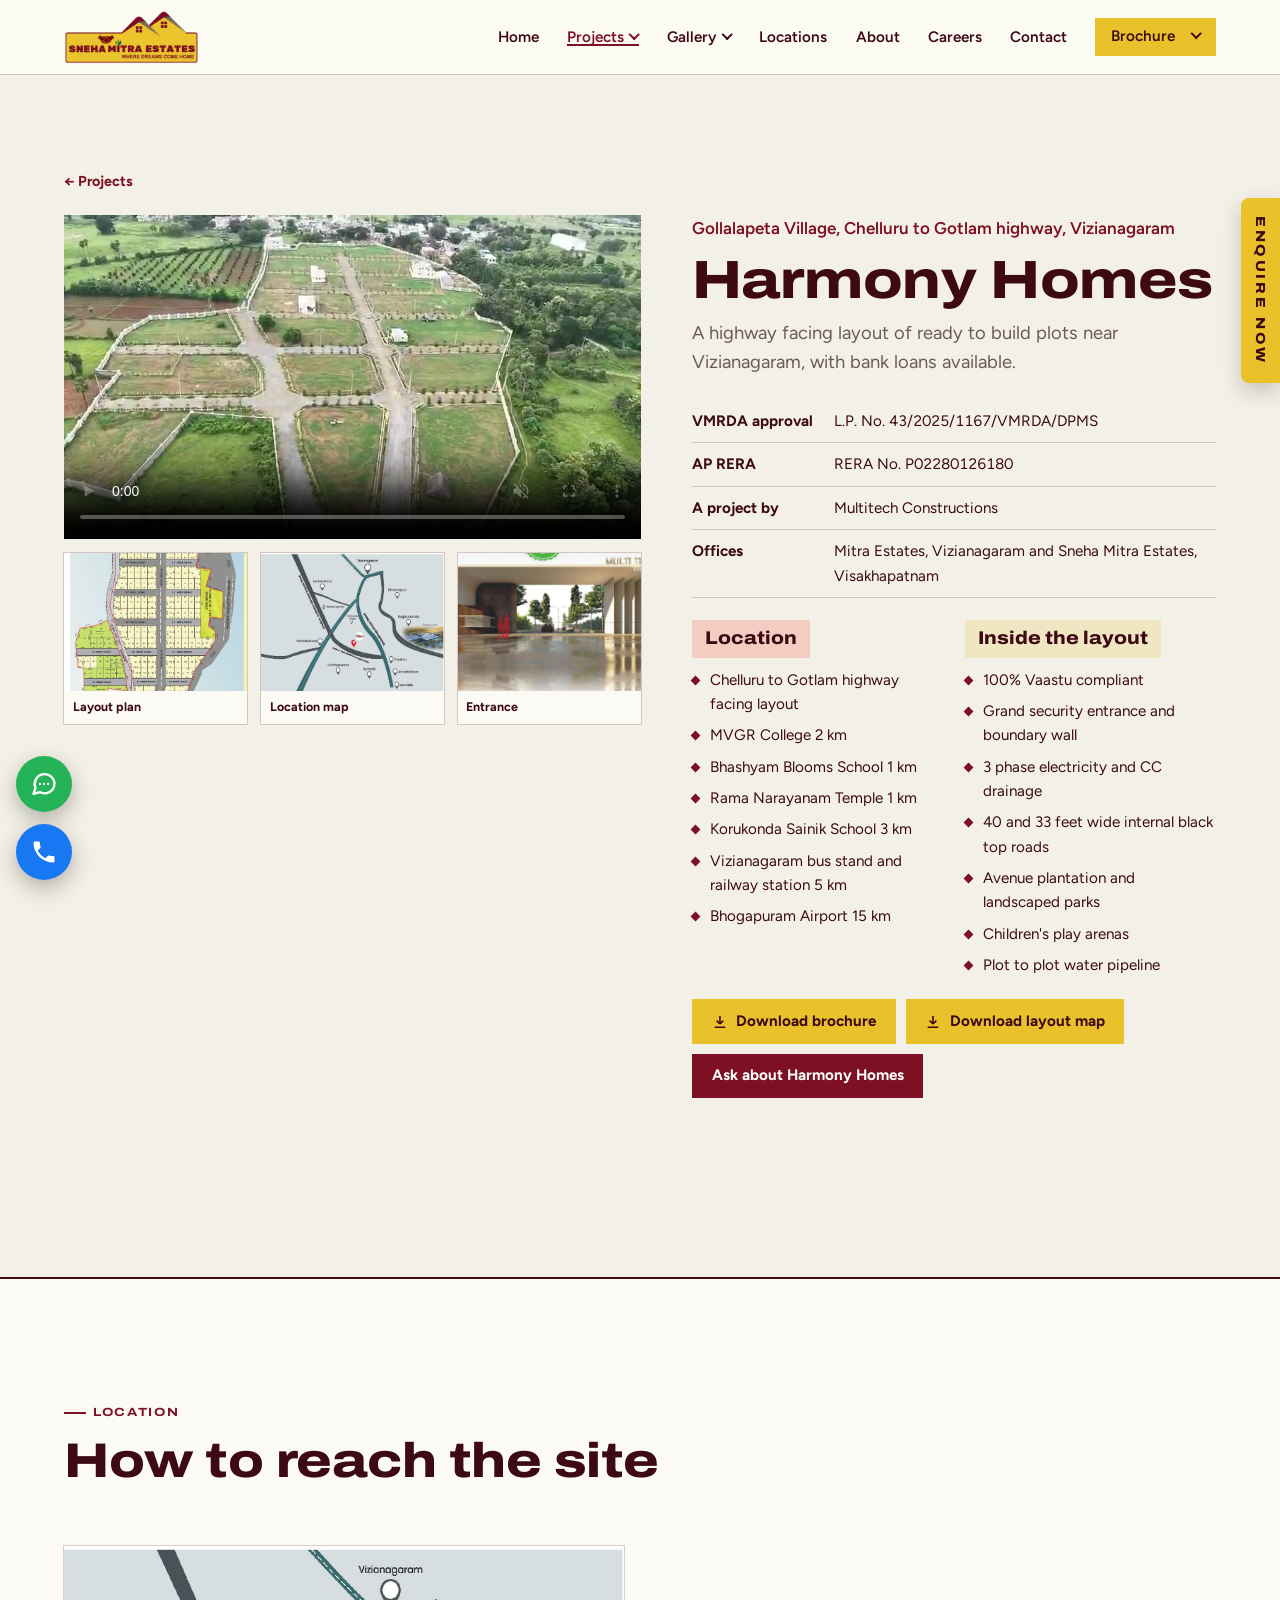
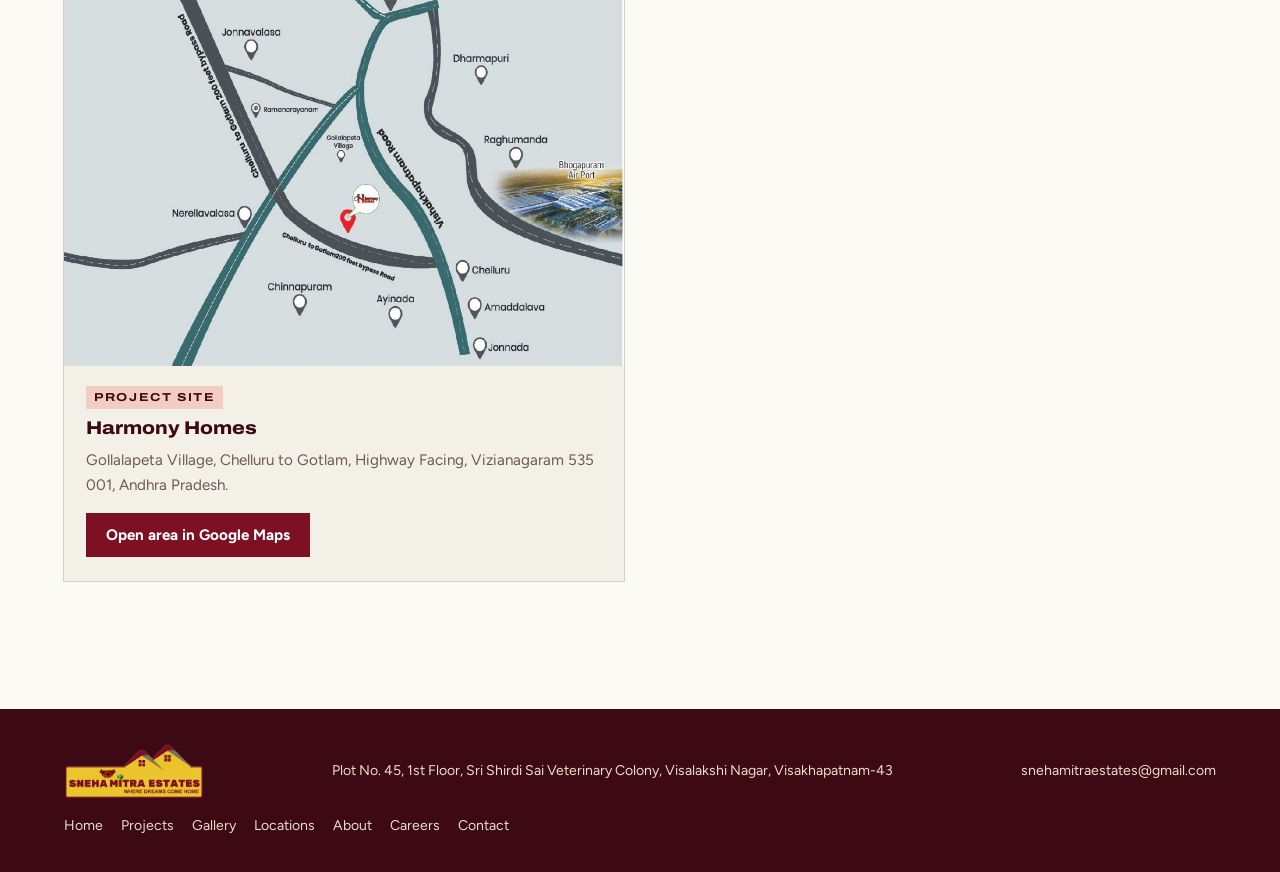
<file: harmony-homes.html>
<!DOCTYPE html>
<html lang="en">
<head>
<meta charset="utf-8">
<meta name="viewport" content="width=device-width, initial-scale=1">
<title>Harmony Homes plots, Vizianagaram</title>
<meta name="description" content="Harmony Homes: VMRDA approved, RERA registered highway facing plots on the Chelluru to Gotlam road, Vizianagaram.">
<link rel="icon" type="image/png" href="favicon.png">
<link rel="preconnect" href="https://fonts.googleapis.com">
<link rel="preconnect" href="https://fonts.gstatic.com" crossorigin>
<link href="https://fonts.googleapis.com/css2?family=Archivo:wdth,wght@100..125,400..900&family=Figtree:wght@400;500;600;700&display=swap" rel="stylesheet">
<link rel="stylesheet" href="site.css">
</head>
<body>

<header class="top solid" id="top">
  <a class="logo" href="index.html" aria-label="Sneha Mitra Estates, home"><img src="assets/logo.png" alt="Sneha Mitra Estates. Where dreams come home"></a>
  <button type="button" class="btn line menu" id="menu" aria-expanded="false" aria-controls="nav">Menu</button>
  <nav aria-label="Main" id="nav">
    <a href="index.html">Home</a>
    <div class="dd"><a href="projects.html" aria-current="page">Projects</a><div class="sub"><a href="projects.html#ongoing">Ongoing projects</a><a href="projects.html#completed">Completed projects</a><a href="projects.html#upcoming">Upcoming projects</a><a href="projects.html#all">All projects</a></div></div>
    <div class="dd"><a href="gallery.html">Gallery</a><div class="sub"><a href="gallery.html#photos">Photo Gallery</a><a href="gallery.html#videos">Video Gallery</a><a href="gallery.html#media">Media Gallery</a></div></div>
    <a href="locations.html">Locations</a>
    <a href="about.html">About</a>
    <a href="careers.html">Careers</a>
    <a href="contact.html">Contact</a>
    <div class="dd bro"><a class="btn alt" href="projects.html" aria-haspopup="true">Brochure</a><div class="sub"><a href="downloads/vishnu-soudha-brochure.pdf" download data-view="assets/vs-brochure.jpg">Vishnu Soudha brochure</a><a href="downloads/harmony-homes-brochure.pdf" download data-view="assets/hh-brochure.jpg">Harmony Homes brochure</a></div></div>
  </nav>
</header>

<main>
<section class="band first">
  <div class="wrap">
    <p class="crumb"><a href="projects.html">Projects</a></p>
    <article class="project solo">
      <div class="media">
        <video src="assets/hh-drone.mp4" poster="assets/hh-drone.jpg" muted loop playsinline preload="none" controls aria-label="Drone footage of the Harmony Homes layout"></video>
        <div class="thumbs">
          <button type="button" data-zoom="assets/hh-layout.jpg" data-alt="Harmony Homes layout plan"><img src="assets/hh-layout.jpg" alt="Harmony Homes layout plan" loading="lazy"><span>Layout plan</span></button>
          <button type="button" data-zoom="assets/hh-route.jpg" data-alt="Harmony Homes location map"><img src="assets/hh-route.jpg" alt="Location map for Harmony Homes" loading="lazy"><span>Location map</span></button>
          <button type="button" data-zoom="assets/hh-arch.jpg" data-alt="Harmony Homes entrance"><img src="assets/hh-arch.jpg" alt="Harmony Homes entrance arch" loading="lazy"><span>Entrance</span></button>
        </div>
      </div>
      <div class="info">
        <div style="display:grid;gap:10px">
          <p class="where">Gollalapeta Village, Chelluru to Gotlam highway, Vizianagaram</p>
          <h1>Harmony Homes</h1>
          <p class="lede">A highway facing layout of ready to build plots near Vizianagaram, with bank loans available.</p>
        </div>
        <dl class="facts">
          <dt>VMRDA approval</dt><dd>L.P. No. 43/2025/1167/VMRDA/DPMS</dd>
          <dt>AP RERA</dt><dd>RERA No. P02280126180</dd>
          <dt>A project by</dt><dd>Multitech Constructions</dd>
          <dt>Offices</dt><dd>Mitra Estates, Vizianagaram and Sneha Mitra Estates, Visakhapatnam</dd>
        </dl>
        <div class="lists">
          <div>
            <h3>Location</h3>
            <ul>
              <li>Chelluru to Gotlam highway facing layout</li>
              <li>MVGR College 2 km</li>
              <li>Bhashyam Blooms School 1 km</li>
              <li>Rama Narayanam Temple 1 km</li>
              <li>Korukonda Sainik School 3 km</li>
              <li>Vizianagaram bus stand and railway station 5 km</li>
              <li>Bhogapuram Airport 15 km</li>
            </ul>
          </div>
          <div>
            <h3>Inside the layout</h3>
            <ul>
              <li>100% Vaastu compliant</li>
              <li>Grand security entrance and boundary wall</li>
              <li>3 phase electricity and CC drainage</li>
              <li>40 and 33 feet wide internal black top roads</li>
              <li>Avenue plantation and landscaped parks</li>
              <li>Children's play arenas</li>
              <li>Plot to plot water pipeline</li>
            </ul>
          </div>
        </div>
        <div class="actions">
          <a class="btn alt" href="downloads/harmony-homes-brochure.pdf" download data-view="assets/hh-brochure.jpg"><svg viewBox="0 0 24 24" fill="none" stroke="currentColor" stroke-width="2.4" aria-hidden="true"><path d="M12 3v12m0 0l-5-5m5 5l5-5M4 20h16"/></svg>Download brochure</a>
          <a class="btn alt" href="downloads/harmony-homes-layout-map.jpg" download data-view="assets/hh-layout.jpg"><svg viewBox="0 0 24 24" fill="none" stroke="currentColor" stroke-width="2.4" aria-hidden="true"><path d="M12 3v12m0 0l-5-5m5 5l5-5M4 20h16"/></svg>Download layout map</a>
          <a class="btn" href="https://wa.me/919885136338?text=I%20would%20like%20details%20of%20Harmony%20Homes" target="_blank" rel="noopener">Ask about Harmony Homes</a>
        </div>
      </div>
    </article>
  </div>
</section>

<section class="band" id="locations">
  <div class="wrap">
    <div class="head">
      <span class="tag">Location</span>
      <h2>How to reach the site</h2>
    </div>
    <div class="places one">
      <article class="place">
        <div class="map" data-map="Gollalapeta, Chelluru, Vizianagaram, Andhra Pradesh"><img src="assets/hh-route.jpg" alt="Location map for Harmony Homes" loading="lazy"></div>
        <div class="body">
          <span class="kind">Project site</span>
          <h3>Harmony Homes</h3>
          <p>Gollalapeta Village, Chelluru to Gotlam, Highway Facing, Vizianagaram 535 001, Andhra Pradesh.</p>
          <a class="btn" href="https://www.google.com/maps/search/?api=1&amp;query=Gollalapeta%2C%20Chelluru%2C%20Vizianagaram%2C%20Andhra%20Pradesh" target="_blank" rel="noopener">Open area in Google Maps</a>
        </div>
      </article>
    </div>
  </div>
</section>
</main>

<footer>
  <img src="assets/logo.png" alt="Sneha Mitra Estates">
  <span>Plot No. 45, 1st Floor, Sri Shirdi Sai Veterinary Colony, Visalakshi Nagar, Visakhapatnam-43</span>
  <span>snehamitraestates@gmail.com</span>
  <nav aria-label="Footer"><a href="index.html">Home</a><a href="projects.html">Projects</a><a href="gallery.html">Gallery</a><a href="locations.html">Locations</a><a href="about.html">About</a><a href="careers.html">Careers</a><a href="contact.html">Contact</a></nav>
</footer>

<div class="floats">
  <a class="fab wa" href="https://wa.me/919885136338" target="_blank" rel="noopener" aria-label="Chat with us on WhatsApp"><svg viewBox="0 0 24 24" fill="none" stroke="currentColor" stroke-width="2" stroke-linecap="round" stroke-linejoin="round" aria-hidden="true"><path d="M21 11.5a8.5 8.5 0 0 1-12.6 7.4L3 20.5l1.7-5.1A8.5 8.5 0 1 1 21 11.5z"/><path d="M8.5 12h.01M12 12h.01M15.5 12h.01"/></svg></a>
  <a class="fab call" href="tel:+919885136338" aria-label="Call us"><svg viewBox="0 0 24 24" fill="currentColor" aria-hidden="true"><path d="M6.6 10.8a15.1 15.1 0 0 0 6.6 6.6l2.2-2.2a1 1 0 0 1 1-.25 11.4 11.4 0 0 0 3.6.57 1 1 0 0 1 1 1V20a1 1 0 0 1-1 1A17 17 0 0 1 3 4a1 1 0 0 1 1-1h3.5a1 1 0 0 1 1 1 11.4 11.4 0 0 0 .57 3.6 1 1 0 0 1-.25 1z"/></svg></a>
  <a class="enq-tab" href="contact.html#enq">Enquire now</a>
  <button type="button" class="to-top" id="to-top" aria-label="Back to top"><svg viewBox="0 0 24 24" fill="none" stroke="currentColor" stroke-width="2.4" stroke-linecap="round" stroke-linejoin="round" aria-hidden="true"><path d="M12 19V5m0 0l-6 6m6-6l6 6"/></svg></button>
</div>

<dialog class="zoom" id="zoom" aria-label="Enlarged image">
  <div class="scroll"><img alt=""></div>
  <button type="button" class="btn alt" id="zoom-x">Close</button>
</dialog>

<script src="site.js"></script>
</body>
</html>
</file>
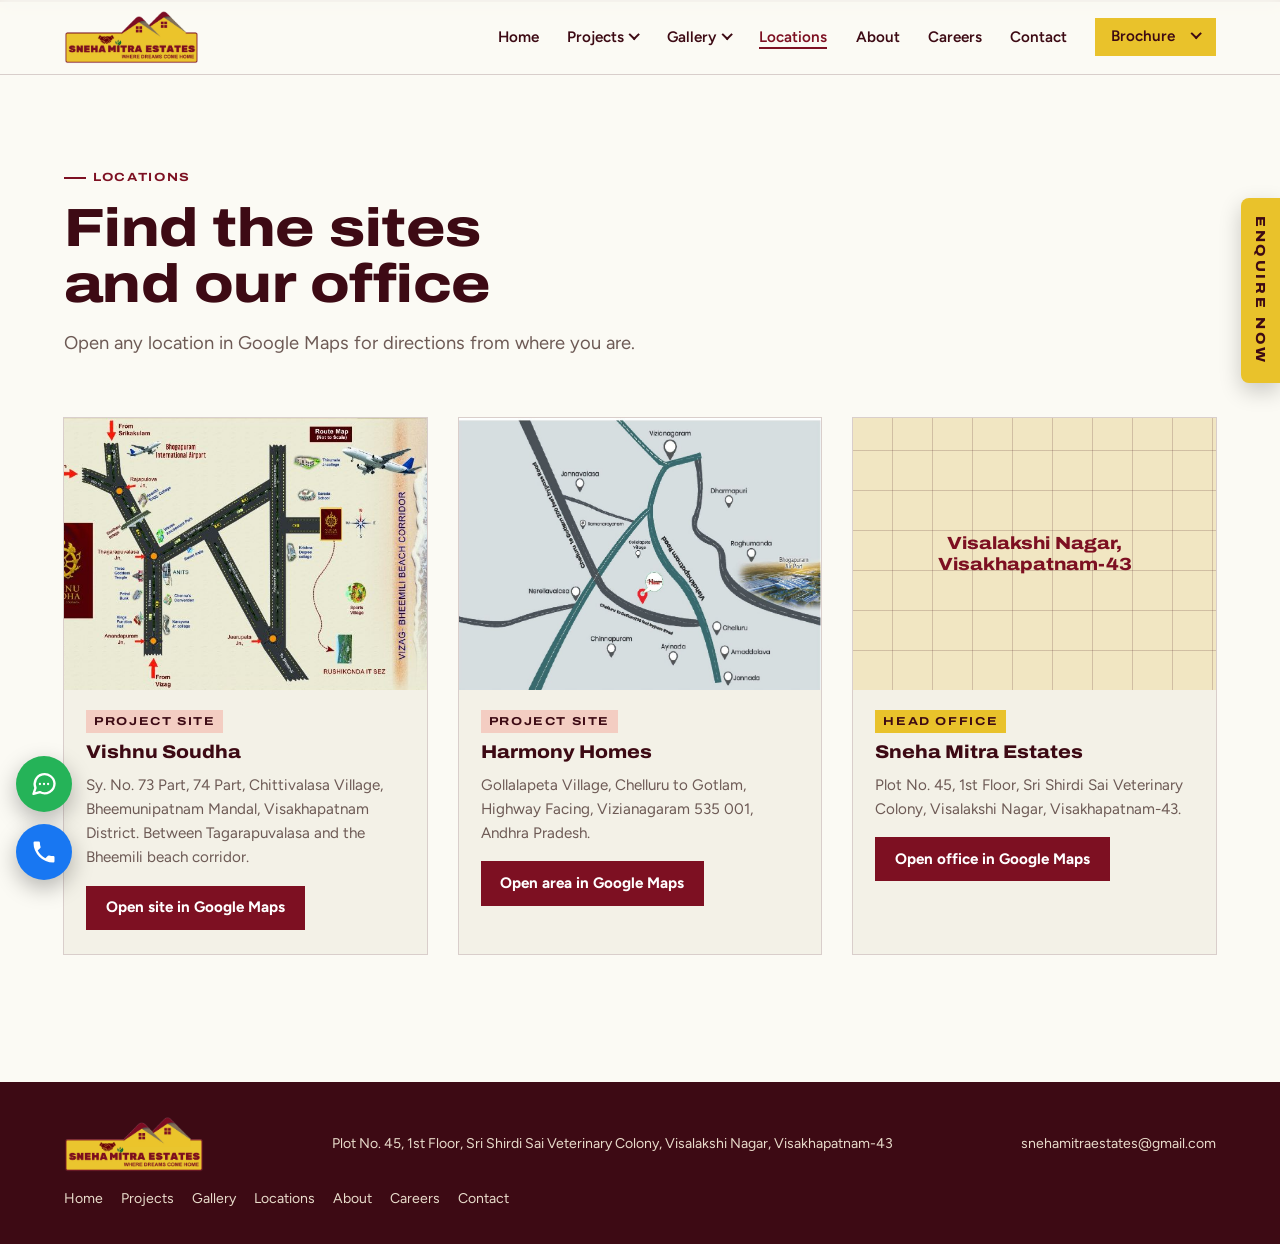
<file: locations.html>
<!DOCTYPE html>
<html lang="en">
<head>
<meta charset="utf-8">
<meta name="viewport" content="width=device-width, initial-scale=1">
<title>Locations of Sneha Mitra Estates</title>
<meta name="description" content="Find the Vishnu Soudha and Harmony Homes sites and the Sneha Mitra Estates head office on Google Maps.">
<link rel="icon" type="image/png" href="favicon.png">
<link rel="preconnect" href="https://fonts.googleapis.com">
<link rel="preconnect" href="https://fonts.gstatic.com" crossorigin>
<link href="https://fonts.googleapis.com/css2?family=Archivo:wdth,wght@100..125,400..900&family=Figtree:wght@400;500;600;700&display=swap" rel="stylesheet">
<link rel="stylesheet" href="site.css">
</head>
<body>

<header class="top solid" id="top">
  <a class="logo" href="index.html" aria-label="Sneha Mitra Estates, home"><img src="assets/logo.png" alt="Sneha Mitra Estates. Where dreams come home"></a>
  <button type="button" class="btn line menu" id="menu" aria-expanded="false" aria-controls="nav">Menu</button>
  <nav aria-label="Main" id="nav">
    <a href="index.html">Home</a>
    <div class="dd"><a href="projects.html">Projects</a><div class="sub"><a href="projects.html#ongoing">Ongoing projects</a><a href="projects.html#completed">Completed projects</a><a href="projects.html#upcoming">Upcoming projects</a><a href="projects.html#all">All projects</a></div></div>
    <div class="dd"><a href="gallery.html">Gallery</a><div class="sub"><a href="gallery.html#photos">Photo Gallery</a><a href="gallery.html#videos">Video Gallery</a><a href="gallery.html#media">Media Gallery</a></div></div>
    <a href="locations.html" aria-current="page">Locations</a>
    <a href="about.html">About</a>
    <a href="careers.html">Careers</a>
    <a href="contact.html">Contact</a>
    <div class="dd bro"><a class="btn alt" href="projects.html" aria-haspopup="true">Brochure</a><div class="sub"><a href="downloads/vishnu-soudha-brochure.pdf" download data-view="assets/vs-brochure.jpg">Vishnu Soudha brochure</a><a href="downloads/harmony-homes-brochure.pdf" download data-view="assets/hh-brochure.jpg">Harmony Homes brochure</a></div></div>
  </nav>
</header>

<main>
<section class="band first" id="locations">
  <div class="wrap">
    <div class="head">
      <span class="tag">Locations</span>
      <h1>Find the sites and our office</h1>
      <p class="lede">Open any location in Google Maps for directions from where you are.</p>
    </div>
    <div class="places">
      <article class="place">
        <div class="map" data-map="Chittivalasa, Bheemunipatnam, Visakhapatnam, Andhra Pradesh"><img src="assets/vs-route.jpg" alt="Route map to Vishnu Soudha" loading="lazy"></div>
        <div class="body">
          <span class="kind">Project site</span>
          <h3>Vishnu Soudha</h3>
          <p>Sy. No. 73 Part, 74 Part, Chittivalasa Village, Bheemunipatnam Mandal, Visakhapatnam District. Between Tagarapuvalasa and the Bheemili beach corridor.</p>
          <a class="btn" href="https://maps.app.goo.gl/mUAG4nTFgawQPYTc7" target="_blank" rel="noopener">Open site in Google Maps</a>
        </div>
      </article>
      <article class="place">
        <div class="map" data-map="Gollalapeta, Chelluru, Vizianagaram, Andhra Pradesh"><img src="assets/hh-route.jpg" alt="Location map for Harmony Homes" loading="lazy"></div>
        <div class="body">
          <span class="kind">Project site</span>
          <h3>Harmony Homes</h3>
          <p>Gollalapeta Village, Chelluru to Gotlam, Highway Facing, Vizianagaram 535 001, Andhra Pradesh.</p>
          <a class="btn" href="https://www.google.com/maps/search/?api=1&amp;query=Gollalapeta%2C%20Chelluru%2C%20Vizianagaram%2C%20Andhra%20Pradesh" target="_blank" rel="noopener">Open area in Google Maps</a>
        </div>
      </article>
      <article class="place">
        <div class="map" data-map="Sri Shirdi Sai Veterinary Colony, Visalakshi Nagar, Visakhapatnam"><div class="pin">Visalakshi Nagar,<br>Visakhapatnam-43</div></div>
        <div class="body">
          <span class="kind office">Head office</span>
          <h3>Sneha Mitra Estates</h3>
          <p>Plot No. 45, 1st Floor, Sri Shirdi Sai Veterinary Colony, Visalakshi Nagar, Visakhapatnam-43.</p>
          <a class="btn" href="https://www.google.com/maps/search/?api=1&amp;query=Sri%20Shirdi%20Sai%20Veterinary%20Colony%2C%20Visalakshi%20Nagar%2C%20Visakhapatnam" target="_blank" rel="noopener">Open office in Google Maps</a>
        </div>
      </article>
    </div>
  </div>
</section>
</main>

<footer>
  <img src="assets/logo.png" alt="Sneha Mitra Estates">
  <span>Plot No. 45, 1st Floor, Sri Shirdi Sai Veterinary Colony, Visalakshi Nagar, Visakhapatnam-43</span>
  <span>snehamitraestates@gmail.com</span>
  <nav aria-label="Footer"><a href="index.html">Home</a><a href="projects.html">Projects</a><a href="gallery.html">Gallery</a><a href="locations.html">Locations</a><a href="about.html">About</a><a href="careers.html">Careers</a><a href="contact.html">Contact</a></nav>
</footer>

<div class="floats">
  <a class="fab wa" href="https://wa.me/919885136338" target="_blank" rel="noopener" aria-label="Chat with us on WhatsApp"><svg viewBox="0 0 24 24" fill="none" stroke="currentColor" stroke-width="2" stroke-linecap="round" stroke-linejoin="round" aria-hidden="true"><path d="M21 11.5a8.5 8.5 0 0 1-12.6 7.4L3 20.5l1.7-5.1A8.5 8.5 0 1 1 21 11.5z"/><path d="M8.5 12h.01M12 12h.01M15.5 12h.01"/></svg></a>
  <a class="fab call" href="tel:+919885136338" aria-label="Call us"><svg viewBox="0 0 24 24" fill="currentColor" aria-hidden="true"><path d="M6.6 10.8a15.1 15.1 0 0 0 6.6 6.6l2.2-2.2a1 1 0 0 1 1-.25 11.4 11.4 0 0 0 3.6.57 1 1 0 0 1 1 1V20a1 1 0 0 1-1 1A17 17 0 0 1 3 4a1 1 0 0 1 1-1h3.5a1 1 0 0 1 1 1 11.4 11.4 0 0 0 .57 3.6 1 1 0 0 1-.25 1z"/></svg></a>
  <a class="enq-tab" href="contact.html#enq">Enquire now</a>
  <button type="button" class="to-top" id="to-top" aria-label="Back to top"><svg viewBox="0 0 24 24" fill="none" stroke="currentColor" stroke-width="2.4" stroke-linecap="round" stroke-linejoin="round" aria-hidden="true"><path d="M12 19V5m0 0l-6 6m6-6l6 6"/></svg></button>
</div>

<dialog class="zoom" id="zoom" aria-label="Enlarged image">
  <div class="scroll"><img alt=""></div>
  <button type="button" class="btn alt" id="zoom-x">Close</button>
</dialog>

<script src="site.js"></script>
</body>
</html>
</file>
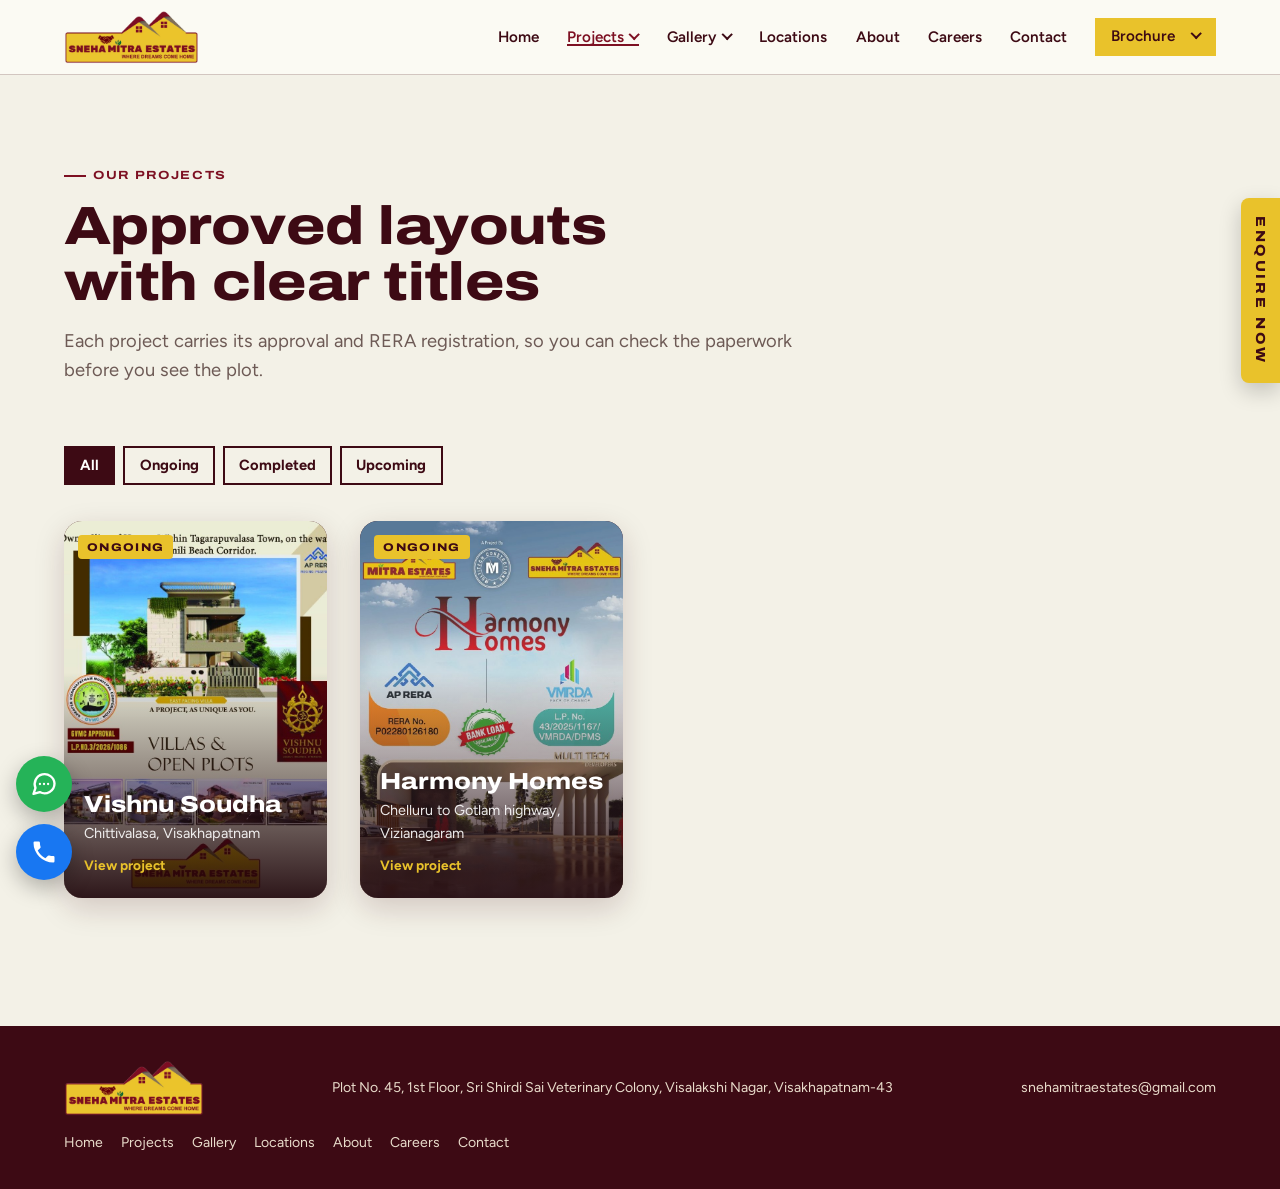
<file: projects.html>
<!DOCTYPE html>
<html lang="en">
<head>
<meta charset="utf-8">
<meta name="viewport" content="width=device-width, initial-scale=1">
<title>Projects by Sneha Mitra Estates</title>
<meta name="description" content="Vishnu Soudha in Visakhapatnam and Harmony Homes in Vizianagaram: approved villa and open plot layouts.">
<link rel="icon" type="image/png" href="favicon.png">
<link rel="preconnect" href="https://fonts.googleapis.com">
<link rel="preconnect" href="https://fonts.gstatic.com" crossorigin>
<link href="https://fonts.googleapis.com/css2?family=Archivo:wdth,wght@100..125,400..900&family=Figtree:wght@400;500;600;700&display=swap" rel="stylesheet">
<link rel="stylesheet" href="site.css">
</head>
<body>

<header class="top solid" id="top">
  <a class="logo" href="index.html" aria-label="Sneha Mitra Estates, home"><img src="assets/logo.png" alt="Sneha Mitra Estates. Where dreams come home"></a>
  <button type="button" class="btn line menu" id="menu" aria-expanded="false" aria-controls="nav">Menu</button>
  <nav aria-label="Main" id="nav">
    <a href="index.html">Home</a>
    <div class="dd"><a href="projects.html" aria-current="page">Projects</a><div class="sub"><a href="projects.html#ongoing">Ongoing projects</a><a href="projects.html#completed">Completed projects</a><a href="projects.html#upcoming">Upcoming projects</a><a href="projects.html#all">All projects</a></div></div>
    <div class="dd"><a href="gallery.html">Gallery</a><div class="sub"><a href="gallery.html#photos">Photo Gallery</a><a href="gallery.html#videos">Video Gallery</a><a href="gallery.html#media">Media Gallery</a></div></div>
    <a href="locations.html">Locations</a>
    <a href="about.html">About</a>
    <a href="careers.html">Careers</a>
    <a href="contact.html">Contact</a>
    <div class="dd bro"><a class="btn alt" href="projects.html" aria-haspopup="true">Brochure</a><div class="sub"><a href="downloads/vishnu-soudha-brochure.pdf" download data-view="assets/vs-brochure.jpg">Vishnu Soudha brochure</a><a href="downloads/harmony-homes-brochure.pdf" download data-view="assets/hh-brochure.jpg">Harmony Homes brochure</a></div></div>
  </nav>
</header>

<main>
<section class="band first">
  <div class="wrap">
    <div class="head">
      <span class="tag">Our projects</span>
      <h1>Approved layouts with clear titles</h1>
      <p class="lede">Each project carries its approval and RERA registration, so you can check the paperwork before you see the plot.</p>
    </div>
    <div class="filters" role="group" aria-label="Show projects by status">
      <a href="projects.html#all">All</a><a href="projects.html#ongoing">Ongoing</a><a href="projects.html#completed">Completed</a><a href="projects.html#upcoming">Upcoming</a>
    </div>
    <div class="posters">
      <a class="poster" href="vishnu-soudha.html" data-status="ongoing">
        <span class="p-status">Ongoing</span>
        <img src="assets/vs-poster.jpg" alt="Vishnu Soudha brochure cover" loading="lazy">
        <span class="p-body"><strong>Vishnu Soudha</strong><span>Chittivalasa, Visakhapatnam</span><em>View project</em></span>
      </a>
      <a class="poster" href="harmony-homes.html" data-status="ongoing">
        <span class="p-status">Ongoing</span>
        <img src="assets/hh-poster.jpg" alt="Harmony Homes brochure cover" loading="lazy">
        <span class="p-body"><strong>Harmony Homes</strong><span>Chelluru to Gotlam highway, Vizianagaram</span><em>View project</em></span>
      </a>
    </div>
    <p class="empty" id="no-projects" hidden>No projects are listed under this heading yet.</p>
  </div>
</section>
</main>

<footer>
  <img src="assets/logo.png" alt="Sneha Mitra Estates">
  <span>Plot No. 45, 1st Floor, Sri Shirdi Sai Veterinary Colony, Visalakshi Nagar, Visakhapatnam-43</span>
  <span>snehamitraestates@gmail.com</span>
  <nav aria-label="Footer"><a href="index.html">Home</a><a href="projects.html">Projects</a><a href="gallery.html">Gallery</a><a href="locations.html">Locations</a><a href="about.html">About</a><a href="careers.html">Careers</a><a href="contact.html">Contact</a></nav>
</footer>

<div class="floats">
  <a class="fab wa" href="https://wa.me/919885136338" target="_blank" rel="noopener" aria-label="Chat with us on WhatsApp"><svg viewBox="0 0 24 24" fill="none" stroke="currentColor" stroke-width="2" stroke-linecap="round" stroke-linejoin="round" aria-hidden="true"><path d="M21 11.5a8.5 8.5 0 0 1-12.6 7.4L3 20.5l1.7-5.1A8.5 8.5 0 1 1 21 11.5z"/><path d="M8.5 12h.01M12 12h.01M15.5 12h.01"/></svg></a>
  <a class="fab call" href="tel:+919885136338" aria-label="Call us"><svg viewBox="0 0 24 24" fill="currentColor" aria-hidden="true"><path d="M6.6 10.8a15.1 15.1 0 0 0 6.6 6.6l2.2-2.2a1 1 0 0 1 1-.25 11.4 11.4 0 0 0 3.6.57 1 1 0 0 1 1 1V20a1 1 0 0 1-1 1A17 17 0 0 1 3 4a1 1 0 0 1 1-1h3.5a1 1 0 0 1 1 1 11.4 11.4 0 0 0 .57 3.6 1 1 0 0 1-.25 1z"/></svg></a>
  <a class="enq-tab" href="contact.html#enq">Enquire now</a>
  <button type="button" class="to-top" id="to-top" aria-label="Back to top"><svg viewBox="0 0 24 24" fill="none" stroke="currentColor" stroke-width="2.4" stroke-linecap="round" stroke-linejoin="round" aria-hidden="true"><path d="M12 19V5m0 0l-6 6m6-6l6 6"/></svg></button>
</div>

<dialog class="zoom" id="zoom" aria-label="Enlarged image">
  <div class="scroll"><img alt=""></div>
  <button type="button" class="btn alt" id="zoom-x">Close</button>
</dialog>

<script src="site.js"></script>
</body>
</html>
</file>
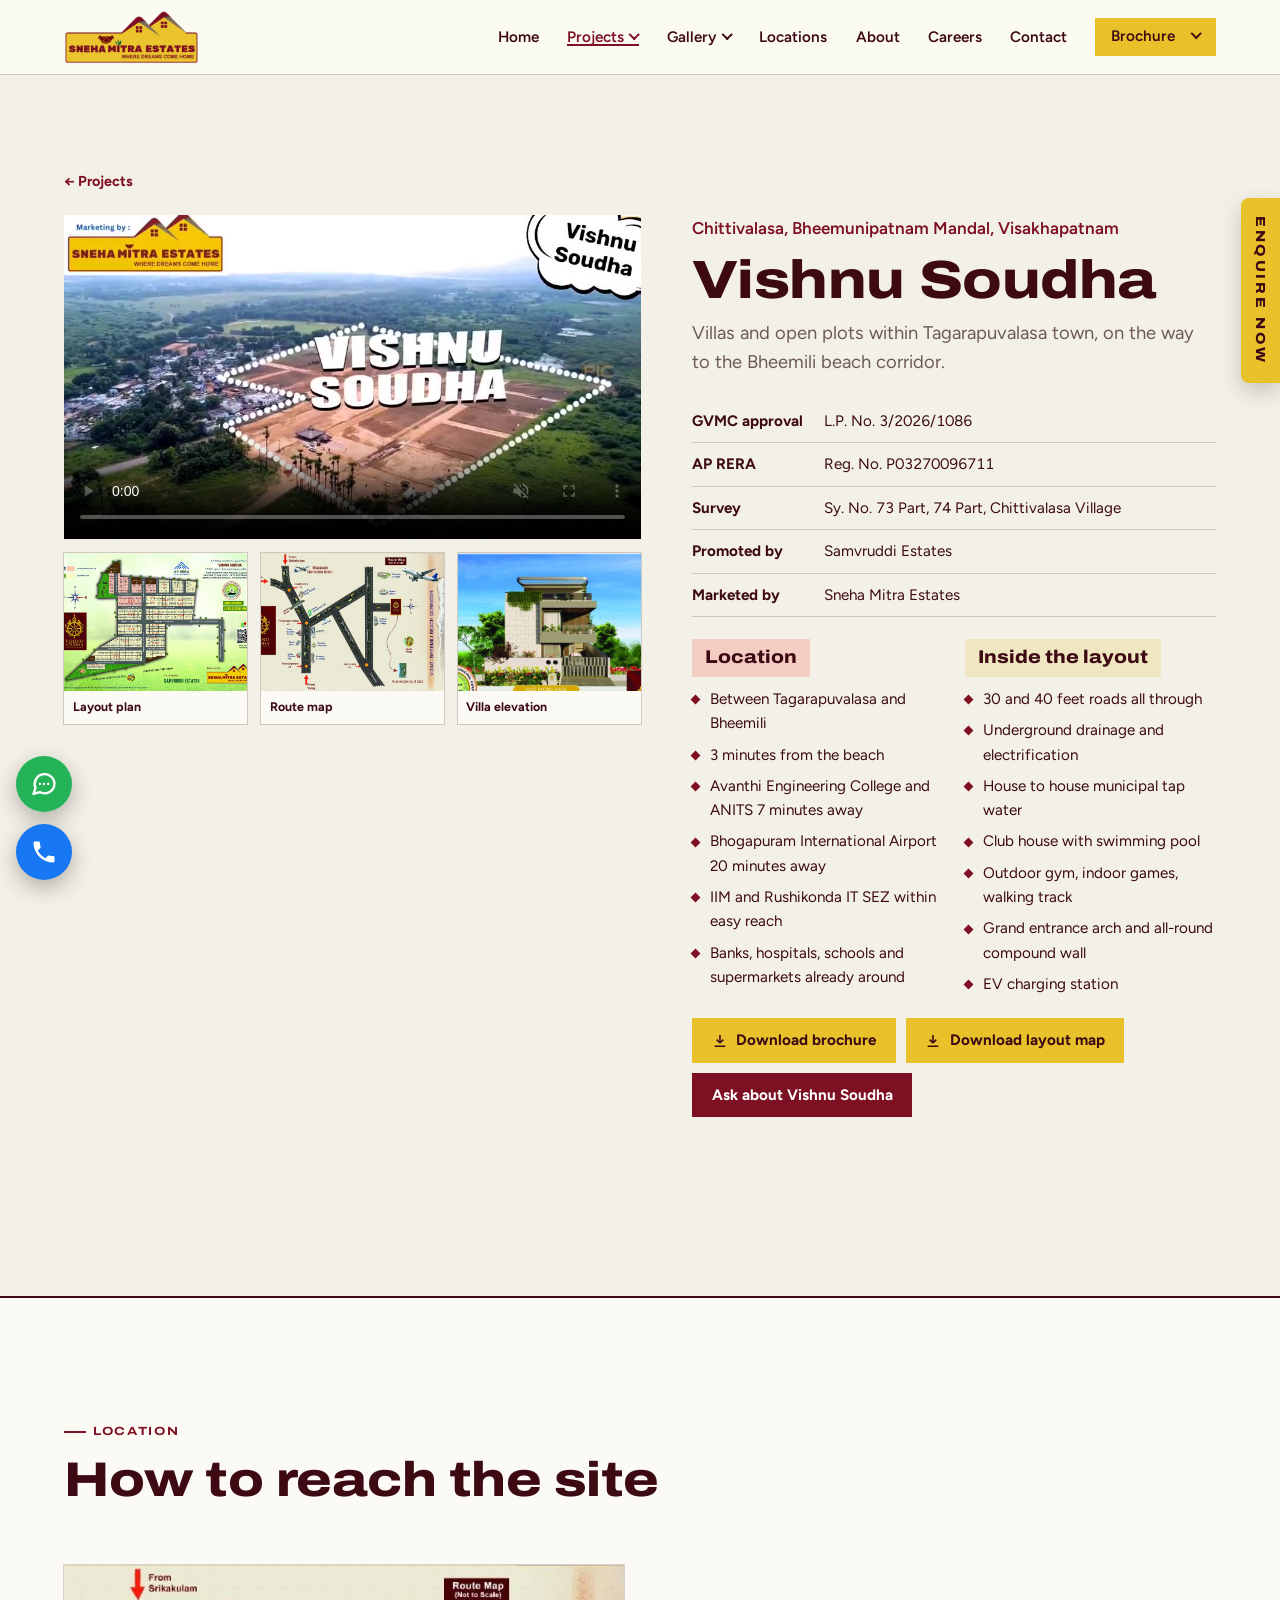
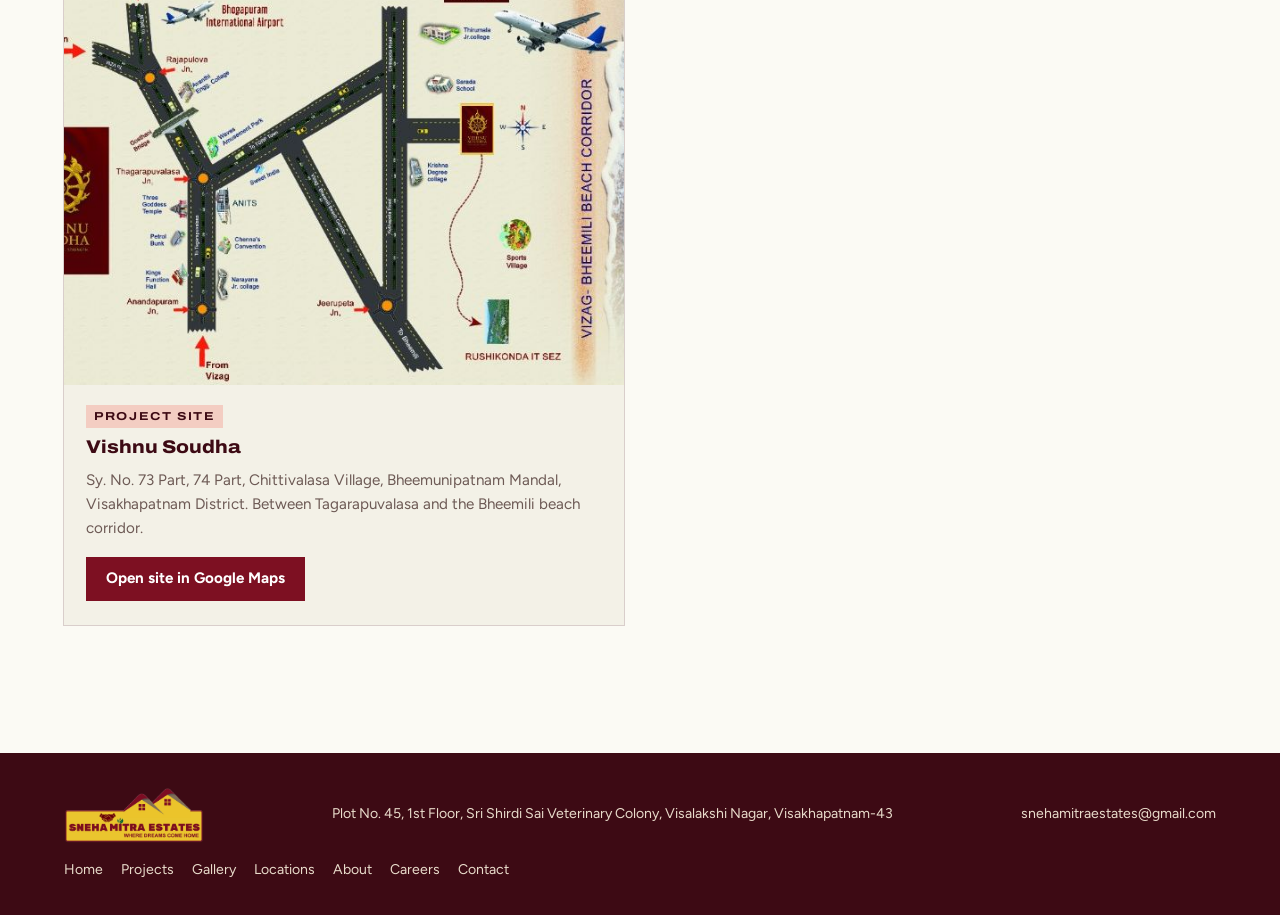
<file: vishnu-soudha.html>
<!DOCTYPE html>
<html lang="en">
<head>
<meta charset="utf-8">
<meta name="viewport" content="width=device-width, initial-scale=1">
<title>Vishnu Soudha villas and open plots</title>
<meta name="description" content="Vishnu Soudha: GVMC approved, AP RERA registered villas and open plots at Chittivalasa, between Tagarapuvalasa and Bheemili.">
<link rel="icon" type="image/png" href="favicon.png">
<link rel="preconnect" href="https://fonts.googleapis.com">
<link rel="preconnect" href="https://fonts.gstatic.com" crossorigin>
<link href="https://fonts.googleapis.com/css2?family=Archivo:wdth,wght@100..125,400..900&family=Figtree:wght@400;500;600;700&display=swap" rel="stylesheet">
<link rel="stylesheet" href="site.css">
</head>
<body>

<header class="top solid" id="top">
  <a class="logo" href="index.html" aria-label="Sneha Mitra Estates, home"><img src="assets/logo.png" alt="Sneha Mitra Estates. Where dreams come home"></a>
  <button type="button" class="btn line menu" id="menu" aria-expanded="false" aria-controls="nav">Menu</button>
  <nav aria-label="Main" id="nav">
    <a href="index.html">Home</a>
    <div class="dd"><a href="projects.html" aria-current="page">Projects</a><div class="sub"><a href="projects.html#ongoing">Ongoing projects</a><a href="projects.html#completed">Completed projects</a><a href="projects.html#upcoming">Upcoming projects</a><a href="projects.html#all">All projects</a></div></div>
    <div class="dd"><a href="gallery.html">Gallery</a><div class="sub"><a href="gallery.html#photos">Photo Gallery</a><a href="gallery.html#videos">Video Gallery</a><a href="gallery.html#media">Media Gallery</a></div></div>
    <a href="locations.html">Locations</a>
    <a href="about.html">About</a>
    <a href="careers.html">Careers</a>
    <a href="contact.html">Contact</a>
    <div class="dd bro"><a class="btn alt" href="projects.html" aria-haspopup="true">Brochure</a><div class="sub"><a href="downloads/vishnu-soudha-brochure.pdf" download data-view="assets/vs-brochure.jpg">Vishnu Soudha brochure</a><a href="downloads/harmony-homes-brochure.pdf" download data-view="assets/hh-brochure.jpg">Harmony Homes brochure</a></div></div>
  </nav>
</header>

<main>
<section class="band first">
  <div class="wrap">
    <p class="crumb"><a href="projects.html">Projects</a></p>
    <article class="project solo">
      <div class="media">
        <video src="assets/vs-drone.mp4" poster="assets/vs-drone.jpg" muted loop playsinline preload="none" controls aria-label="Drone footage of the Vishnu Soudha site"></video>
        <div class="thumbs">
          <button type="button" data-zoom="assets/vs-layout.jpg" data-alt="Vishnu Soudha layout plan"><img src="assets/vs-layout.jpg" alt="Vishnu Soudha layout plan" loading="lazy"><span>Layout plan</span></button>
          <button type="button" data-zoom="assets/vs-route.jpg" data-alt="Vishnu Soudha route map"><img src="assets/vs-route.jpg" alt="Route map to Vishnu Soudha" loading="lazy"><span>Route map</span></button>
          <button type="button" data-zoom="assets/vs-villa.jpg" data-alt="East facing villa elevation"><img src="assets/vs-villa.jpg" alt="East facing villa elevation" loading="lazy"><span>Villa elevation</span></button>
        </div>
      </div>
      <div class="info">
        <div style="display:grid;gap:10px">
          <p class="where">Chittivalasa, Bheemunipatnam Mandal, Visakhapatnam</p>
          <h1>Vishnu Soudha</h1>
          <p class="lede">Villas and open plots within Tagarapuvalasa town, on the way to the Bheemili beach corridor.</p>
        </div>
        <dl class="facts">
          <dt>GVMC approval</dt><dd>L.P. No. 3/2026/1086</dd>
          <dt>AP RERA</dt><dd>Reg. No. P03270096711</dd>
          <dt>Survey</dt><dd>Sy. No. 73 Part, 74 Part, Chittivalasa Village</dd>
          <dt>Promoted by</dt><dd>Samvruddi Estates</dd>
          <dt>Marketed by</dt><dd>Sneha Mitra Estates</dd>
        </dl>
        <div class="lists">
          <div>
            <h3>Location</h3>
            <ul>
              <li>Between Tagarapuvalasa and Bheemili</li>
              <li>3 minutes from the beach</li>
              <li>Avanthi Engineering College and ANITS 7 minutes away</li>
              <li>Bhogapuram International Airport 20 minutes away</li>
              <li>IIM and Rushikonda IT SEZ within easy reach</li>
              <li>Banks, hospitals, schools and supermarkets already around</li>
            </ul>
          </div>
          <div>
            <h3>Inside the layout</h3>
            <ul>
              <li>30 and 40 feet roads all through</li>
              <li>Underground drainage and electrification</li>
              <li>House to house municipal tap water</li>
              <li>Club house with swimming pool</li>
              <li>Outdoor gym, indoor games, walking track</li>
              <li>Grand entrance arch and all-round compound wall</li>
              <li>EV charging station</li>
            </ul>
          </div>
        </div>
        <div class="actions">
          <a class="btn alt" href="downloads/vishnu-soudha-brochure.pdf" download data-view="assets/vs-brochure.jpg"><svg viewBox="0 0 24 24" fill="none" stroke="currentColor" stroke-width="2.4" aria-hidden="true"><path d="M12 3v12m0 0l-5-5m5 5l5-5M4 20h16"/></svg>Download brochure</a>
          <a class="btn alt" href="downloads/vishnu-soudha-layout-map.jpg" download data-view="assets/vs-layout.jpg"><svg viewBox="0 0 24 24" fill="none" stroke="currentColor" stroke-width="2.4" aria-hidden="true"><path d="M12 3v12m0 0l-5-5m5 5l5-5M4 20h16"/></svg>Download layout map</a>
          <a class="btn" href="https://wa.me/919885136338?text=I%20would%20like%20details%20of%20Vishnu%20Soudha" target="_blank" rel="noopener">Ask about Vishnu Soudha</a>
        </div>
      </div>
    </article>
  </div>
</section>

<section class="band" id="locations">
  <div class="wrap">
    <div class="head">
      <span class="tag">Location</span>
      <h2>How to reach the site</h2>
    </div>
    <div class="places one">
      <article class="place">
        <div class="map" data-map="Chittivalasa, Bheemunipatnam, Visakhapatnam, Andhra Pradesh"><img src="assets/vs-route.jpg" alt="Route map to Vishnu Soudha" loading="lazy"></div>
        <div class="body">
          <span class="kind">Project site</span>
          <h3>Vishnu Soudha</h3>
          <p>Sy. No. 73 Part, 74 Part, Chittivalasa Village, Bheemunipatnam Mandal, Visakhapatnam District. Between Tagarapuvalasa and the Bheemili beach corridor.</p>
          <a class="btn" href="https://maps.app.goo.gl/mUAG4nTFgawQPYTc7" target="_blank" rel="noopener">Open site in Google Maps</a>
        </div>
      </article>
    </div>
  </div>
</section>
</main>

<footer>
  <img src="assets/logo.png" alt="Sneha Mitra Estates">
  <span>Plot No. 45, 1st Floor, Sri Shirdi Sai Veterinary Colony, Visalakshi Nagar, Visakhapatnam-43</span>
  <span>snehamitraestates@gmail.com</span>
  <nav aria-label="Footer"><a href="index.html">Home</a><a href="projects.html">Projects</a><a href="gallery.html">Gallery</a><a href="locations.html">Locations</a><a href="about.html">About</a><a href="careers.html">Careers</a><a href="contact.html">Contact</a></nav>
</footer>

<div class="floats">
  <a class="fab wa" href="https://wa.me/919885136338" target="_blank" rel="noopener" aria-label="Chat with us on WhatsApp"><svg viewBox="0 0 24 24" fill="none" stroke="currentColor" stroke-width="2" stroke-linecap="round" stroke-linejoin="round" aria-hidden="true"><path d="M21 11.5a8.5 8.5 0 0 1-12.6 7.4L3 20.5l1.7-5.1A8.5 8.5 0 1 1 21 11.5z"/><path d="M8.5 12h.01M12 12h.01M15.5 12h.01"/></svg></a>
  <a class="fab call" href="tel:+919885136338" aria-label="Call us"><svg viewBox="0 0 24 24" fill="currentColor" aria-hidden="true"><path d="M6.6 10.8a15.1 15.1 0 0 0 6.6 6.6l2.2-2.2a1 1 0 0 1 1-.25 11.4 11.4 0 0 0 3.6.57 1 1 0 0 1 1 1V20a1 1 0 0 1-1 1A17 17 0 0 1 3 4a1 1 0 0 1 1-1h3.5a1 1 0 0 1 1 1 11.4 11.4 0 0 0 .57 3.6 1 1 0 0 1-.25 1z"/></svg></a>
  <a class="enq-tab" href="contact.html#enq">Enquire now</a>
  <button type="button" class="to-top" id="to-top" aria-label="Back to top"><svg viewBox="0 0 24 24" fill="none" stroke="currentColor" stroke-width="2.4" stroke-linecap="round" stroke-linejoin="round" aria-hidden="true"><path d="M12 19V5m0 0l-6 6m6-6l6 6"/></svg></button>
</div>

<dialog class="zoom" id="zoom" aria-label="Enlarged image">
  <div class="scroll"><img alt=""></div>
  <button type="button" class="btn alt" id="zoom-x">Close</button>
</dialog>

<script src="site.js"></script>
</body>
</html>
</file>
<file: site.css>
/* Layout idea: a surveyor's layout sheet. Pale plan-paper ground, maroon ink, the yellow of the
   signboard used as solid blocks, plot-pink and plot-cream borrowed from the layout plan legend. */
:root{
  color-scheme:light;
  --paper:#f3f1e7;
  --sheet:#fbfaf4;
  --ink:#3d0a14;
  --maroon:#7d1022;
  --sign:#e9c22b;
  --leaf:#2f6b3c;
  --plot-pink:#f3cdc2;
  --plot-cream:#f1e6c2;
  --line:rgba(61,10,20,.18);
  --muted:#6d5a55;
  --display:"Archivo","Arial Narrow",Arial,sans-serif;
  --body:"Figtree","Segoe UI",system-ui,sans-serif;
  --gutter:clamp(16px,5vw,72px);
}
*{box-sizing:border-box}
html{scroll-behavior:smooth}
body{margin:0;background:var(--paper);color:var(--ink);font:400 17px/1.6 var(--body);-webkit-font-smoothing:antialiased}
img,video{max-width:100%;display:block}
a{color:inherit}
h1,h2,h3{font-family:var(--display);font-stretch:118%;font-weight:800;line-height:1.05;margin:0;text-wrap:balance;letter-spacing:-.01em}
h1{font-size:clamp(2.3rem,5.4vw,4.4rem)}
h2{font-size:clamp(1.9rem,3.8vw,3.1rem)}
h3{font-size:1.15rem;font-stretch:112%;letter-spacing:0}
p{margin:0}
:focus-visible{outline:3px solid var(--sign);outline-offset:3px}
.tag{font:700 .74rem/1 var(--display);font-stretch:120%;letter-spacing:.14em;text-transform:uppercase;color:var(--maroon);display:inline-flex;align-items:center;gap:.6em}
.tag::before{content:"";width:22px;height:2px;background:currentColor}
.btn{display:inline-flex;align-items:center;gap:.55em;font:700 .95rem/1 var(--body);padding:.95em 1.3em;background:var(--maroon);color:#fff;text-decoration:none;border:0;cursor:pointer;transition:background .2s,transform .2s}
.btn:hover{background:var(--ink);transform:translateY(-1px)}
.btn.alt{background:var(--sign);color:var(--ink)}
.btn.alt:hover{background:#f4d450}
.btn.line{background:transparent;color:var(--ink);box-shadow:inset 0 0 0 2px var(--ink)}
.btn.line:hover{background:var(--ink);color:#fff}

/* header */
.top{position:fixed;inset:0 0 auto 0;z-index:50;display:flex;align-items:center;justify-content:space-between;gap:16px;padding:10px var(--gutter);background:rgba(251,250,244,.86);backdrop-filter:blur(8px);transition:background .3s,box-shadow .3s}
section[id]{scroll-margin-top:70px}
.top.solid{background:rgba(251,250,244,.94);backdrop-filter:blur(8px);box-shadow:0 1px 0 var(--line)}
.top .logo img{height:54px;width:auto}
.top nav{display:flex;align-items:center;gap:clamp(12px,2.2vw,30px)}
.top nav a{font-weight:600;font-size:.95rem;text-decoration:none}
.top nav a:not(.btn):hover{color:var(--maroon)}
.top nav .btn{padding:.75em 1.05em}
@media (max-width:820px){.top .logo img{height:44px}}

/* tour */
#tour{position:relative;height:660vh}
.stage{position:sticky;top:0;height:100vh;height:100svh;overflow:hidden;background:linear-gradient(#bfdcee,#f3e9d2)}
#scene{position:absolute;inset:0;width:100%;height:100%;display:block}
.panel{position:absolute;left:var(--gutter);bottom:clamp(28px,11vh,110px);width:min(430px,calc(100% - 2*var(--gutter) - 46px));background:var(--sheet);padding:26px 28px 28px;border-top:6px solid var(--sign);box-shadow:0 18px 50px rgba(61,10,20,.22);opacity:0;transform:translateY(18px);transition:opacity .45s,transform .45s;pointer-events:none;display:grid;gap:14px}
.panel.on{opacity:1;transform:none;pointer-events:auto}
.panel h1{font-size:clamp(2rem,4.2vw,3.2rem)}
.panel h2{font-size:clamp(1.6rem,2.8vw,2.2rem)}
.panel p{color:var(--muted)}
.panel ul{list-style:none;margin:2px 0 0;padding:0;display:flex;flex-wrap:wrap;gap:8px}
.panel li{font-size:.84rem;font-weight:600;padding:.35em .7em;background:var(--plot-cream)}
.panel li.pk{background:var(--plot-pink)}
.cue{display:flex;align-items:center;gap:10px;font-weight:700;font-size:.9rem;color:var(--maroon)}
.cue i{width:18px;height:28px;border:2px solid currentColor;border-radius:10px;position:relative}
.cue i::after{content:"";position:absolute;left:50%;top:5px;width:3px;height:6px;margin-left:-1.5px;background:currentColor;border-radius:2px;animation:cue 1.6s infinite}
@keyframes cue{0%{transform:none;opacity:1}80%,100%{transform:translateY(9px);opacity:0}}
.rail{position:absolute;right:calc(var(--gutter) - 6px);top:50%;transform:translateY(-50%);display:grid;gap:4px;z-index:3}
.rail button{all:unset;cursor:pointer;display:flex;align-items:center;justify-content:flex-end;gap:10px;padding:7px 6px;font:700 .72rem/1 var(--display);font-stretch:118%;letter-spacing:.12em;text-transform:uppercase;color:var(--ink)}
.rail button span{opacity:0;transform:translateX(6px);transition:.25s;background:var(--sheet);padding:.5em .7em}
.rail button::after{content:"";width:12px;height:12px;background:var(--sheet);box-shadow:0 0 0 2px var(--ink);transition:.25s}
.rail button:hover span,.rail button.on span,.rail button:focus-visible span{opacity:1;transform:none}
.rail button.on::after{background:var(--sign);transform:rotate(45deg)}
.note{position:absolute;right:var(--gutter);bottom:14px;font-size:.74rem;color:var(--ink);background:rgba(251,250,244,.8);padding:.3em .6em;z-index:2}
@media (max-width:700px){
  .panel{bottom:44px;padding:20px 20px 22px;gap:10px}
  .panel p{font-size:.95rem}
  .rail{top:96px;transform:none}
  .rail button span{display:none}
  .note{left:var(--gutter);right:auto;bottom:auto;top:84px;max-width:60%}
  .panel{bottom:22px}
}
/* no WebGL: the tour becomes a plain stack */
.no3d #tour{height:auto}
.no3d .stage{position:relative;height:auto;padding:120px var(--gutter) 60px;display:grid;gap:18px;background:var(--paper) url(assets/vs-villa.jpg) center/cover}
.no3d #scene,.no3d .rail,.no3d .note{display:none}
.no3d .panel{position:static;opacity:1;transform:none;pointer-events:auto;width:min(560px,100%)}

/* sections */
section.band{padding:clamp(64px,10vw,130px) var(--gutter)}
.wrap{max-width:1240px;margin:0 auto}
.head{display:grid;gap:16px;max-width:760px;margin-bottom:clamp(32px,5vw,60px)}
.lede{font-size:1.15rem;color:var(--muted);max-width:62ch}
.project{display:grid;grid-template-columns:minmax(0,1.1fr) minmax(0,1fr);gap:clamp(24px,4vw,60px);align-items:start;padding:clamp(28px,4vw,52px) 0;border-top:2px solid var(--ink)}
.project + .project{margin-top:clamp(30px,5vw,70px)}
.project .media{display:grid;gap:14px;position:sticky;top:90px}
.project video{width:100%;aspect-ratio:16/9;object-fit:cover;background:#222}
.thumbs{display:grid;grid-template-columns:repeat(3,minmax(0,1fr));gap:14px}
.thumbs button{all:unset;cursor:zoom-in;display:block;position:relative;background:var(--sheet);box-shadow:0 0 0 1px var(--line)}
.thumbs button:focus-visible{outline:3px solid var(--sign);outline-offset:3px}
.thumbs img{width:100%;aspect-ratio:4/3;object-fit:cover}
.thumbs span{display:block;font-size:.78rem;font-weight:700;padding:.55em .7em}
.project .info{display:grid;gap:22px}
.where{font-weight:600;color:var(--maroon)}
dl.facts{margin:0;display:grid;grid-template-columns:auto 1fr;gap:0}
dl.facts dt,dl.facts dd{margin:0;padding:.6em 0;border-bottom:1px solid var(--line);font-size:.95rem}
dl.facts dt{font-weight:700;padding-right:1.4em;white-space:nowrap}
dl.facts dd{font-variant-numeric:tabular-nums;overflow-wrap:anywhere}
.lists{display:grid;grid-template-columns:repeat(auto-fit,minmax(230px,1fr));gap:22px}
.lists h3{margin-bottom:10px;padding:.5em .7em;background:var(--plot-cream);display:inline-block}
.lists div:first-child h3{background:var(--plot-pink)}
.lists ul{margin:0;padding:0;list-style:none;display:grid;gap:7px;font-size:.95rem}
.lists li{padding-left:1.2em;position:relative}
.lists li::before{content:"";position:absolute;left:0;top:.6em;width:7px;height:7px;background:var(--maroon);transform:rotate(45deg)}
@media (max-width:900px){.project{grid-template-columns:1fr}.project .media{position:static}}

#about{background:var(--ink);color:#f6eedd}
#about .tag{color:var(--sign)}
#about .cols{display:grid;grid-template-columns:minmax(0,1fr) minmax(0,1.25fr);gap:clamp(28px,6vw,90px)}
#about .copy{display:grid;gap:18px;color:#e9dccb;max-width:62ch}
#about .copy strong{color:#fff}
.offices{margin-top:34px;display:grid;gap:12px}
.offices ul{list-style:none;margin:0;padding:0;display:flex;flex-wrap:wrap;gap:8px}
.offices li{padding:.45em .8em;font-weight:600;font-size:.9rem;box-shadow:inset 0 0 0 1px rgba(246,238,221,.35)}
.offices li.ho{background:var(--sign);color:var(--ink);box-shadow:none}
.promise{display:grid;gap:10px;margin-top:30px}
.promise p{font:800 clamp(1.2rem,2vw,1.5rem)/1.2 var(--display);font-stretch:116%;color:#fff}
.promise p span{color:var(--sign)}
@media (max-width:900px){#about .cols{grid-template-columns:1fr}}

#partners .cols{display:grid;grid-template-columns:minmax(0,1fr) minmax(0,1fr);gap:clamp(28px,5vw,70px);align-items:start}
#partners figure{margin:0;position:sticky;top:90px}
#partners figure img{width:100%;box-shadow:14px 14px 0 var(--sign)}
#partners figcaption{margin-top:28px;font-size:.9rem;color:var(--muted)}
.letter{display:grid;gap:16px;max-width:60ch}
.letter .open{font-weight:700;font-size:1.15rem;color:var(--maroon)}
.sign{margin-top:10px;padding-top:18px;border-top:2px solid var(--ink);display:grid;gap:4px}
.sign b{font:800 1.02rem/1.4 var(--display);font-stretch:112%}
.sign span{font-size:.9rem;color:var(--muted)}
@media (max-width:900px){#partners .cols{grid-template-columns:1fr}#partners figure{position:static}}

#contact{background:var(--sign)}
#contact .cols{display:grid;grid-template-columns:minmax(0,1fr) minmax(0,1fr);gap:clamp(28px,5vw,70px)}
#contact .tag{color:var(--ink)}
.reach{display:grid;gap:22px;align-content:start}
.reach h3{margin-bottom:6px}
.nums{list-style:none;margin:0;padding:0;display:flex;flex-wrap:wrap;gap:8px}
.nums a{display:inline-block;padding:.5em .8em;background:var(--sheet);font-weight:700;text-decoration:none;font-variant-numeric:tabular-nums}
.nums a:hover{background:#fff}
form.enq{background:var(--sheet);padding:clamp(22px,3vw,36px);display:grid;gap:14px;box-shadow:14px 14px 0 var(--ink)}
form.enq label{display:grid;gap:6px;font-weight:700;font-size:.88rem}
form.enq input,form.enq select,form.enq textarea{font:inherit;font-weight:400;padding:.7em .8em;border:1.5px solid var(--line);background:#fff;color:var(--ink);border-radius:0;width:100%}
form.enq input:focus,form.enq select:focus,form.enq textarea:focus{outline:none;border-color:var(--maroon)}
form.enq small{color:var(--muted)}
@media (max-width:900px){#contact .cols{grid-template-columns:1fr}}

footer{background:var(--ink);color:#e9dccb;padding:34px var(--gutter);display:flex;flex-wrap:wrap;gap:16px;align-items:center;justify-content:space-between;font-size:.88rem}
footer img{height:56px}

dialog.zoom{border:0;padding:0;max-width:96vw;max-height:94vh;background:var(--sheet);box-shadow:0 30px 80px rgba(0,0,0,.5)}
dialog.zoom::backdrop{background:rgba(30,5,10,.8)}
dialog.zoom .scroll{overflow:auto;max-height:94vh}
dialog.zoom img{max-width:none;width:min(1600px,180vw)}
dialog.zoom button{position:fixed;top:14px;right:14px}
@media (prefers-reduced-motion:reduce){html{scroll-behavior:auto}.cue i::after{animation:none}.panel{transition:none}}

/* downloads, locations, careers, mobile menu */
.actions{display:flex;flex-wrap:wrap;gap:10px}
.btn svg{width:1.05em;height:1.05em;flex:none}
#locations{background:var(--sheet);border-top:2px solid var(--ink)}
.places{display:grid;grid-template-columns:repeat(auto-fit,minmax(280px,1fr));gap:clamp(18px,2.5vw,32px)}
.place{display:grid;grid-template-rows:auto 1fr;background:var(--paper);box-shadow:0 0 0 1px var(--line)}
.place .map{aspect-ratio:4/3;background:var(--plot-cream);position:relative;overflow:hidden}
.place .map img,.place .map iframe{position:absolute;inset:0;width:100%;height:100%;object-fit:cover;border:0}
.place .map .pin{position:absolute;inset:0;display:grid;place-items:center;font:800 1.1rem/1.2 var(--display);font-stretch:116%;color:var(--maroon);text-align:center;padding:20px;background:repeating-linear-gradient(0deg,transparent 0 39px,var(--line) 39px 40px),repeating-linear-gradient(90deg,transparent 0 39px,var(--line) 39px 40px),var(--plot-cream)}
.place .body{padding:20px 22px 24px;display:grid;gap:10px;align-content:start}
.place .kind{font:700 .72rem/1 var(--display);font-stretch:120%;letter-spacing:.14em;text-transform:uppercase;padding:.5em .7em;justify-self:start;background:var(--plot-pink)}
.place .kind.office{background:var(--sign)}
.place p{color:var(--muted);font-size:.95rem}
.place .btn{justify-self:start;margin-top:6px}
.menu{display:none}
@media (max-width:1140px){
  .menu{display:inline-flex}
  .top nav{position:absolute;top:100%;right:var(--gutter);flex-direction:column;align-items:stretch;gap:0;background:var(--sheet);box-shadow:0 18px 40px rgba(61,10,20,.25);min-width:220px;display:none}
  .top nav.open{display:flex}
  .top nav a:not(.btn){display:block;padding:.9em 1.1em;border-bottom:1px solid var(--line)}
  .top nav .btn{justify-content:center}
}
.page-head{padding:clamp(120px,16vw,190px) var(--gutter) clamp(40px,6vw,70px)}
.page-head .head{margin:0}
.work{display:grid;grid-template-columns:repeat(auto-fit,minmax(220px,1fr));gap:0;border-top:2px solid var(--ink)}
.work div{padding:22px 22px 26px 0;border-bottom:1px solid var(--line);display:grid;gap:8px;align-content:start}
.work p{color:var(--muted);font-size:.95rem}
#apply{background:var(--sign)}
#apply .cols{display:grid;grid-template-columns:minmax(0,1fr) minmax(0,1fr);gap:clamp(28px,5vw,70px)}
#apply .tag{color:var(--ink)}
@media (max-width:900px){#apply .cols{grid-template-columns:1fr}}

/* multi-page additions */
.top nav a[aria-current="page"]{color:var(--maroon);box-shadow:inset 0 -2px 0 var(--maroon)}
section.band.first{padding-top:clamp(120px,14vw,170px)}
.first h1{font-size:clamp(2rem,4.2vw,3.4rem)}
.project.solo{border-top:0;padding-top:0}
.crumb{margin-bottom:22px;font-weight:700;font-size:.9rem}
.crumb a{text-decoration:none;color:var(--maroon)}
.crumb a::before{content:"\2190  "}
.teasers{display:grid;grid-template-columns:repeat(auto-fit,minmax(300px,1fr));gap:clamp(20px,3vw,40px)}
.teaser{display:grid;grid-template-rows:auto 1fr;text-decoration:none;background:var(--sheet);box-shadow:0 0 0 1px var(--line);transition:transform .25s,box-shadow .25s}
.teaser:hover{transform:translateY(-4px);box-shadow:10px 10px 0 var(--sign)}
.teaser img{width:100%;aspect-ratio:16/9;object-fit:cover}
.t-body{display:grid;gap:8px;padding:22px 24px 26px;align-content:start}
.t-body strong{font:800 clamp(1.5rem,2.6vw,2.1rem)/1.05 var(--display);font-stretch:118%}
.t-lede{color:var(--muted)}
.t-go{justify-self:start;margin-top:8px;font-weight:700;color:var(--maroon);border-bottom:2px solid var(--sign)}
.places.one{grid-template-columns:minmax(0,560px)}
footer nav{display:flex;flex-wrap:wrap;gap:6px 18px}
footer nav a{text-decoration:none}
footer nav a:hover{color:var(--sign)}

/* projects dropdown, poster cards, floating buttons */
.dd{position:relative;padding-block:14px;margin-block:-14px}
.dd>a::after{content:"";display:inline-block;margin-left:.45em;width:.42em;height:.42em;border-right:2px solid currentColor;border-bottom:2px solid currentColor;transform:translateY(-.22em) rotate(45deg)}
.sub{position:absolute;top:100%;left:-18px;min-width:230px;background:var(--sheet);box-shadow:0 18px 40px rgba(61,10,20,.22);padding:8px 0;display:none;z-index:5}
.dd:hover .sub,.dd:focus-within .sub{display:block}
.top nav .sub a{display:block;padding:.75em 18px;box-shadow:none}
.top nav .sub a:hover{background:var(--plot-cream)}
@media (max-width:1140px){
  .dd{padding:0;margin:0}
  .sub{position:static;display:block;box-shadow:none;padding:0;min-width:0}
  .top nav .sub a{padding-left:2.2em;font-weight:500}
}
.posters{display:grid;grid-template-columns:repeat(auto-fill,minmax(240px,1fr));gap:clamp(18px,2.6vw,36px)}
.poster{position:relative;display:block;aspect-ratio:3/4.3;border-radius:18px;overflow:hidden;text-decoration:none;color:#fff;background:var(--ink);box-shadow:0 10px 30px rgba(61,10,20,.18);transition:transform .3s,box-shadow .3s}
.poster img{position:absolute;inset:0;width:100%;height:100%;object-fit:cover;object-position:top;transition:transform .5s}
.poster::after{content:"";position:absolute;inset:40% 0 0 0;background:linear-gradient(transparent,rgba(30,5,10,.92))}
.poster:hover{transform:translateY(-6px);box-shadow:0 22px 44px rgba(61,10,20,.3)}
.poster:hover img{transform:scale(1.04)}
.p-body{position:absolute;left:0;right:0;bottom:0;z-index:1;padding:20px 20px 22px;display:grid;gap:4px}
.p-body strong{font:800 1.45rem/1.1 var(--display);font-stretch:116%}
.p-body span{font-size:.9rem;opacity:.9}
.p-body em{font-style:normal;font-weight:700;font-size:.85rem;color:var(--sign);margin-top:6px}
.floats a,.floats button{position:fixed;z-index:40}
.fab{left:16px;width:56px;height:56px;border-radius:50%;display:grid;place-items:center;color:#fff;box-shadow:0 8px 22px rgba(0,0,0,.28);transition:transform .2s}
.fab:hover{transform:scale(1.08)}
.fab svg{width:28px;height:28px}
.fab.wa{bottom:88px;background:#25b358}
.fab.call{bottom:20px;background:#1877f2}
.enq-tab{right:0;top:22%;writing-mode:vertical-rl;background:var(--sign);color:var(--ink);font:800 .82rem/1 var(--display);font-stretch:118%;letter-spacing:.2em;text-transform:uppercase;text-decoration:none;padding:18px 13px;border-radius:8px 0 0 8px;box-shadow:0 8px 22px rgba(0,0,0,.2)}
.enq-tab:hover{background:#f4d450}
.to-top{right:20px;bottom:20px;width:50px;height:50px;border-radius:50%;border:2px solid var(--maroon);background:var(--sheet);color:var(--maroon);cursor:pointer;display:grid;place-items:center;opacity:0;pointer-events:none;transition:opacity .3s,transform .2s}
.to-top.show{opacity:1;pointer-events:auto}
.to-top:hover{transform:translateY(-3px)}
.to-top svg{width:22px;height:22px}
body.in-tour .floats{display:none}
@media (max-width:700px){.fab{width:50px;height:50px}.fab.wa{bottom:78px}.enq-tab{padding:14px 10px;font-size:.72rem}}

/* project status filter and header brochure menu */
.dd.bro .sub{left:auto;right:0}
.dd.open .sub{display:block}
.dd.bro>a::after{margin-left:.55em}
.filters{display:flex;flex-wrap:wrap;gap:8px;margin-bottom:clamp(22px,3vw,36px)}
.filters a{padding:.55em 1.1em;font-weight:700;font-size:.92rem;text-decoration:none;box-shadow:inset 0 0 0 2px var(--ink)}
.filters a:hover{background:var(--plot-cream)}
.filters a.on{background:var(--ink);color:#fff}
.poster[hidden]{display:none}
.p-status{position:absolute;top:14px;left:14px;z-index:1;background:var(--sign);color:var(--ink);font:800 .7rem/1 var(--display);font-stretch:118%;letter-spacing:.12em;text-transform:uppercase;padding:.55em .8em;border-radius:4px}
.empty{padding:34px 28px;background:var(--sheet);box-shadow:0 0 0 1px var(--line);color:var(--muted);font-size:1.05rem}

/* gallery */
.gal{display:grid;grid-template-columns:repeat(auto-fill,minmax(250px,1fr));gap:clamp(12px,1.6vw,22px)}
.gal button,.gal a.file{all:unset;cursor:zoom-in;display:block;position:relative;border-radius:14px;overflow:hidden;background:var(--ink);box-shadow:0 6px 20px rgba(61,10,20,.14);transition:transform .25s}
.gal button:hover,.gal a.file:hover{transform:translateY(-4px)}
.gal button:focus-visible,.gal a.file:focus-visible{outline:3px solid var(--sign);outline-offset:3px}
.gal img{width:100%;aspect-ratio:4/3;object-fit:cover;display:block}
.gal span{position:absolute;left:0;right:0;bottom:0;padding:26px 14px 12px;color:#fff;font-weight:600;font-size:.88rem;background:linear-gradient(transparent,rgba(30,5,10,.85))}
.gal a.file{cursor:pointer;aspect-ratio:4/3;display:grid;place-items:center;color:#fff;font:800 1.6rem var(--display)}
.gal.videos{grid-template-columns:repeat(auto-fill,minmax(320px,1fr))}
.gal figure{margin:0;display:grid;gap:8px}
.gal video{width:100%;aspect-ratio:16/9;object-fit:cover;background:#222;border-radius:14px}
.gal figcaption{font-weight:700}
.gsec + .gsec{margin-top:clamp(48px,7vw,90px)}
.gsec h2{margin-bottom:22px}
</file>
